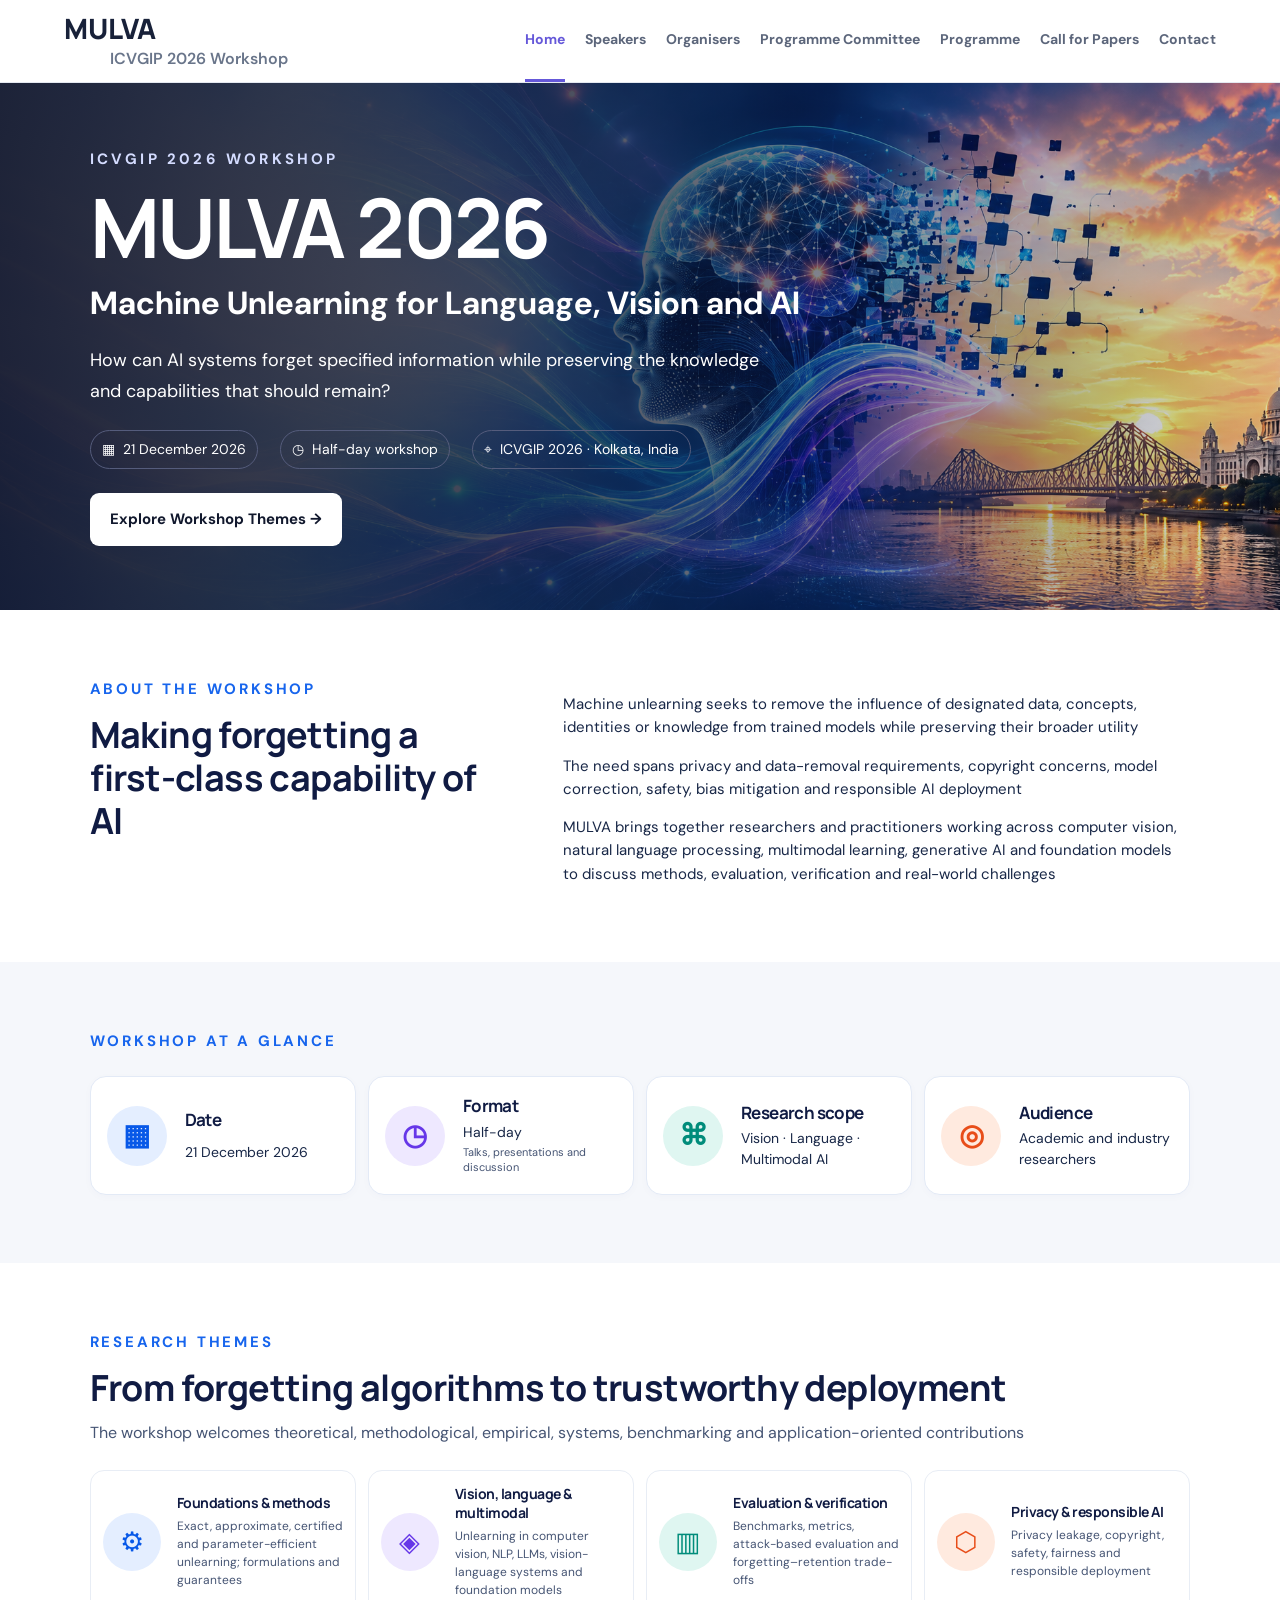
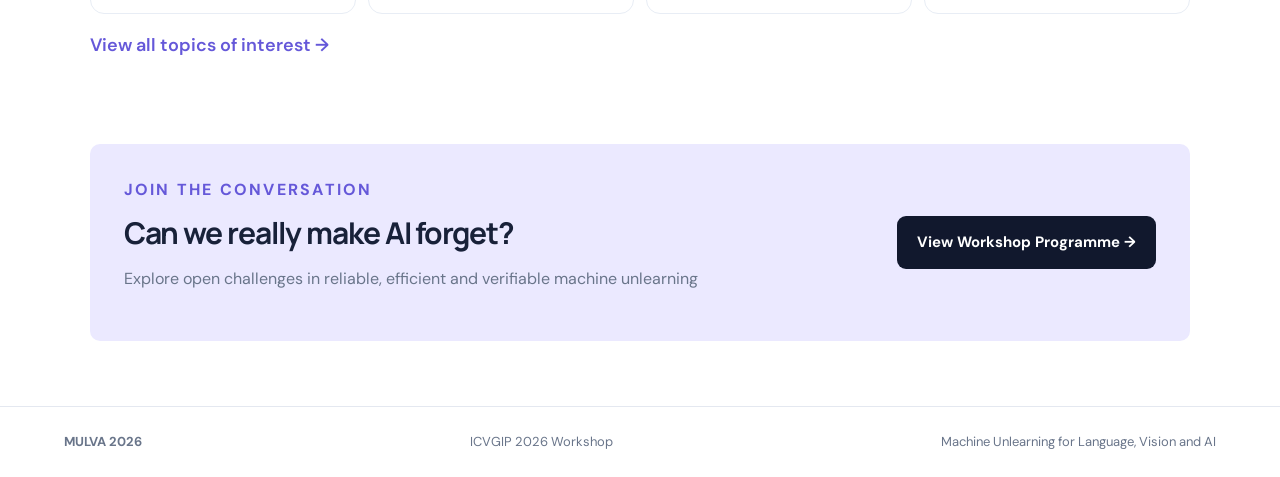
<file: index.html>
<!doctype html>
<html lang="en">
<head>
  <meta charset="utf-8">
  <meta name="viewport" content="width=device-width, initial-scale=1">
  <meta name="description" content="MULVA 2026: Machine Unlearning for Language, Vision and AI — ICVGIP 2026 workshop">
  <title>Home | MULVA 2026</title>
  <link rel="stylesheet" href="assets/style.css">

  <style>
    /* Consistent workshop branding */
    .header .brand {
      display: flex;
      flex-direction: column;
      align-items: flex-start;
      justify-content: center;
      font-size: 28px;
      font-weight: 800;
      line-height: 1.15;
      text-decoration: none;
    }

    .header .brand small {
      display: block;
      margin-top: 5px;
      font-size: 16px;
      font-weight: 600;
      line-height: 1.3;
    }

    @media (max-width: 640px) {
      .header .brand {
        font-size: 24px;
      }

      .header .brand small {
        font-size: 14px;
      }
    }

    /* Homepage readability improvements */
    body {
      font-size: 17px;
    }

    .nav a {
      font-size: 14px;
    }

    .button {
      font-size: 15px;
      padding: 14px 20px;
    }

    .eyebrow {
      font-size: 12px;
    }

    .copy p,
    .muted {
      font-size: 16px;
      line-height: 1.75;
    }

    .section h2 {
      font-size: clamp(30px, 3.5vw, 42px);
    }

    .card {
      padding: 25px;
    }

    .card h3 {
      font-size: 19px;
      line-height: 1.4;
    }

    .card p {
      font-size: 15px;
      line-height: 1.65;
    }

    .cta h2 {
      font-size: 32px;
    }

    .cta p {
      font-size: 16px;
    }

    .email {
      font-size: 14px;
    }

    .footer {
      font-size: 13px;
    }

    /* Full-width photographic hero banner */
    .hero-banner {
      position: relative;
      width: 100%;
      min-height: 520px;
      box-sizing: border-box;
      overflow: hidden;
      display: flex;
      align-items: center;
      padding: 64px clamp(24px, 7vw, 100px);
      background: #11172b;
      isolation: isolate;
      border-radius: 0;
    }

    .hero-banner-image {
      position: absolute;
      inset: 0;
      display: block;
      width: 100%;
      height: 100%;
      object-fit: cover;
      object-position: center;
      z-index: -2;
    }

    .hero-banner::after {
      content: "";
      position: absolute;
      inset: 0;
      background: linear-gradient(
        90deg,
        rgba(8, 13, 35, 0.90) 0%,
        rgba(8, 13, 35, 0.72) 45%,
        rgba(8, 13, 35, 0.12) 100%
      );
      z-index: -1;
      pointer-events: none;
    }

    .hero-banner-overlay {
      position: relative;
      width: 100%;
      max-width: 850px;
      color: #ffffff;
    }

    .hero-banner-overlay h1 {
      margin: 12px 0;
      color: #ffffff;
      font-size: clamp(48px, 7vw, 82px);
      line-height: 1.05;
    }

    .hero-banner-overlay .subtitle {
      font-size: clamp(22px, 3vw, 32px);
      line-height: 1.35;
      color: #ffffff;
    }

    .hero-banner-overlay p:not(.eyebrow):not(.subtitle) {
      max-width: 700px;
      font-size: 18px;
      line-height: 1.7;
      color: #ffffff;
    }

    .hero-banner-overlay .eyebrow {
      color: #d4dcff;
    }

    .hero-banner-overlay .meta {
      display: flex;
      flex-wrap: wrap;
      gap: 12px 22px;
      margin: 24px 0;
    }

    .hero-banner-overlay .meta span {
      color: #ffffff;
      font-size: 14px;
    }

    .hero-banner-overlay .button {
      display: inline-block;
    }

    /* Research-theme cards */
    .theme-card-icon {
      display: inline-grid;
      place-items: center;
      width: 48px;
      height: 48px;
      border-radius: 14px;
      background: #eeedff;
      color: var(--purple);
      font-size: 25px;
      margin-bottom: 8px;
    }

    /* Tablet layout */
    @media (max-width: 980px) {
      .nav a {
        font-size: 12px;
      }

      .card {
        padding: 20px;
      }
    }

    /* Mobile layout */
    @media (max-width: 740px) {
      body {
        font-size: 16px;
      }

      .hero-banner {
        min-height: 540px;
        padding: 44px 24px;
      }

      .hero-banner-image {
        object-position: 60% center;
      }

      .hero-banner-overlay h1 {
        font-size: clamp(44px, 12vw, 60px);
      }

      .hero-banner-overlay .subtitle {
        font-size: 22px;
      }

      .hero-banner-overlay p:not(.eyebrow):not(.subtitle) {
        font-size: 16px;
      }

      .hero-banner-overlay .meta {
        gap: 10px 16px;
      }

      .copy p,
      .muted {
        font-size: 16px;
      }

      .card h3 {
        font-size: 19px;
      }

      .card p {
        font-size: 16px;
      }

      .cta h2 {
        font-size: 28px;
      }

      .footer {
        font-size: 12px;
      }
    }

    /* ==========================================
       Reference design: typography and card layout
       ========================================== */

    /* Section headings */
    .section h2 {
      font-size: clamp(29px, 3vw, 36px);
      line-height: 1.2;
      letter-spacing: -0.6px;
      color: #101b43;
      margin-top: 8px;
      margin-bottom: 12px;
    }

    .section > .eyebrow,
    .section > div > .eyebrow {
      font-size: 12px;
      font-weight: 700;
      letter-spacing: 3px;
      line-height: 1.5;
      color: #1765ed;
    }

    .section > .muted {
      font-size: 16px;
      line-height: 1.55;
      color: #465574;
      margin-top: 6px;
      margin-bottom: 16px;
    }

    /* Shared card grid */
    .section .grid {
      display: grid;
      grid-template-columns: repeat(4, minmax(0, 1fr));
      gap: 12px;
      align-items: stretch;
    }

    /* Workshop at a Glance cards */
    .section.wash .card {
      display: grid;
      grid-template-columns: 64px minmax(0, 1fr);
      grid-template-rows: auto auto;
      column-gap: 14px;
      align-content: center;
      align-items: center;
      min-width: 0;
      min-height: 100px;
      padding: 18px 16px;
      background: #ffffff;
      border: 1px solid #e3eaf6;
      border-radius: 16px;
      box-shadow: 0 2px 8px rgba(28, 58, 110, 0.025);
    }

    .section.wash .card .num {
      grid-column: 1;
      grid-row: 1 / 3;
      display: grid;
      place-items: center;
      width: 60px;
      height: 60px;
      margin: 0;
      border-radius: 50%;
      background: #e4eeff;
      color: #0758e8;
      font-size: 29px;
      line-height: 1;
    }

    .section.wash .card:nth-child(2) .num {
      background: #eee8ff;
      color: #6637e8;
    }

    .section.wash .card:nth-child(3) .num {
      background: #dff6f1;
      color: #008c7b;
    }

    .section.wash .card:nth-child(4) .num {
      background: #ffeadf;
      color: #e84d19;
    }

    .section.wash .card h3 {
      grid-column: 2;
      grid-row: 1;
      margin: 0 0 4px;
      font-size: 17px;
      line-height: 1.3;
      color: #101b43;
    }

    .section.wash .card p {
      grid-column: 2;
      grid-row: 2;
      margin: 0;
      font-size: 14px;
      line-height: 1.5;
      color: #182747;
    }

    .section.wash .card p small {
      display: block;
      margin-top: 2px;
      font-size: 11px;
      line-height: 1.45;
      color: #465574;
    }

    /* Research theme cards */
    .section:not(.intro):not(.wash) .grid .card {
      display: grid;
      grid-template-columns: 62px minmax(0, 1fr);
      grid-template-rows: auto auto;
      column-gap: 12px;
      align-content: center;
      align-items: center;
      min-width: 0;
      min-height: 106px;
      padding: 14px 12px;
      background: #ffffff;
      border: 1px solid #e8edf5;
      border-radius: 14px;
      box-shadow: none;
    }

    .section:not(.intro):not(.wash) .theme-card-icon {
      grid-column: 1;
      grid-row: 1 / 3;
      display: grid;
      place-items: center;
      width: 58px;
      height: 58px;
      margin: 0;
      border-radius: 50%;
      font-size: 27px;
      line-height: 1;
      background: #e4eeff;
      color: #0758e8;
    }

    .section:not(.intro):not(.wash) .grid .card:nth-child(2) .theme-card-icon {
      background: #eee8ff;
      color: #6637e8;
    }

    .section:not(.intro):not(.wash) .grid .card:nth-child(3) .theme-card-icon {
      background: #dff6f1;
      color: #008c7b;
    }

    .section:not(.intro):not(.wash) .grid .card:nth-child(4) .theme-card-icon {
      background: #ffeadf;
      color: #e84d19;
    }

    .section:not(.intro):not(.wash) .grid .card h3 {
      grid-column: 2;
      grid-row: 1;
      align-self: end;
      margin: 0 0 4px;
      font-size: 14px;
      line-height: 1.35;
      color: #101b43;
    }

    .section:not(.intro):not(.wash) .grid .card p {
      grid-column: 2;
      grid-row: 2;
      align-self: start;
      margin: 0;
      font-size: 12px;
      line-height: 1.5;
      color: #465574;
    }

    /* About section typography */
    .section.intro .copy p {
      font-size: 15px;
      line-height: 1.55;
      color: #182747;
      margin-bottom: 8px;
    }

    /* Bottom call-to-action */
    .cta {
      border-radius: 10px;
    }

    .cta h2 {
      font-size: clamp(25px, 3vw, 30px);
      line-height: 1.25;
    }

    .cta p {
      line-height: 1.5;
    }

    /* Tablet */
    @media (max-width: 980px) {
      .section .grid {
        grid-template-columns: repeat(2, minmax(0, 1fr));
      }

      .section.wash .card,
      .section:not(.intro):not(.wash) .grid .card {
        min-height: 100px;
      }
    }

    /* Mobile */
    @media (max-width: 560px) {
      .section .grid {
        grid-template-columns: 1fr;
        gap: 12px;
      }

      .section.wash .card {
        grid-template-columns: 60px minmax(0, 1fr);
        padding: 16px;
      }

      .section:not(.intro):not(.wash) .grid .card {
        grid-template-columns: 60px minmax(0, 1fr);
        padding: 15px;
      }

      .section.wash .card .num,
      .section:not(.intro):not(.wash) .theme-card-icon {
        width: 54px;
        height: 54px;
      }

      .section.wash .card h3 {
        font-size: 17px;
      }

      .section.wash .card p {
        font-size: 14px;
      }

      .section:not(.intro):not(.wash) .grid .card h3 {
        font-size: 15px;
      }

      .section:not(.intro):not(.wash) .grid .card p {
        font-size: 13px;
      }
    }

    /* Slightly larger section labels and topic link */
    .hero-banner-overlay > .eyebrow {
      font-size: 15px;
      letter-spacing: 3.2px;
      font-weight: 700;
    }

    .section > .eyebrow,
    .section > div > .eyebrow {
      font-size: 15px;
      letter-spacing: 2.8px;
      font-weight: 700;
    }

    .section.intro .eyebrow,
    .section.wash > .eyebrow,
    .section:not(.intro):not(.wash) > .eyebrow {
      font-size: 15px;
    }

    .section > p > a.email {
      display: inline-block;
      font-size: 18px;
      font-weight: 600;
      line-height: 1.5;
    }

    @media (max-width: 740px) {
      .hero-banner-overlay > .eyebrow,
      .section > .eyebrow,
      .section > div > .eyebrow {
        font-size: 13px;
        letter-spacing: 2.2px;
      }

      .section > p > a.email {
        font-size: 17px;
      }
    }
  </style>
</head>

<body>
  <header class="header">
    <a class="brand" href="index.html">
      <span>MULVA</span>
      <small>ICVGIP 2026 Workshop</small>
    </a>

    <button
      class="toggle"
      aria-label="Toggle navigation"
      aria-expanded="false"
    >☰</button>

    <nav class="nav">
      <a class="active" href="index.html">Home</a>
      <a href="speakers.html">Speakers</a>
      <a href="organisers.html">Organisers</a>
      <a href="program-committee.html">Programme Committee</a>
      <a href="program.html">Programme</a>
      <a href="call-for-presentations.html">Call for Papers</a>
      <a href="contact.html">Contact</a>
    </nav>
  </header>

  <main>
    <!-- Full-width hero banner -->
    <section class="hero-banner">
      <img
        src="assets/mulva-hero.png"
        alt="AI neural network and machine unlearning visual against a Kolkata riverside sunset"
        class="hero-banner-image"
      >

      <div class="hero-banner-overlay">
        <p class="eyebrow">ICVGIP 2026 Workshop</p>
        <h1>MULVA 2026</h1>
        <p class="subtitle">Machine Unlearning for Language, Vision and AI</p>
        <p>How can AI systems forget specified information while preserving the knowledge and capabilities that should remain?</p>

        <div class="meta">
          <span>▦ &nbsp;21 December 2026</span>
          <span>◷ &nbsp;Half-day workshop</span>
          <span>⌖ &nbsp;ICVGIP 2026 · Kolkata, India</span>
        </div>

        <a class="button" href="call-for-presentations.html">Explore Workshop Themes →</a>
      </div>
    </section>

    <section class="section intro">
      <div>
        <p class="eyebrow">About the workshop</p>
        <h2>Making forgetting a first-class capability of AI</h2>
      </div>

      <div class="copy">
        <p>Machine unlearning seeks to remove the influence of designated data, concepts, identities or knowledge from trained models while preserving their broader utility</p>
        <p>The need spans privacy and data-removal requirements, copyright concerns, model correction, safety, bias mitigation and responsible AI deployment</p>
        <p>MULVA brings together researchers and practitioners working across computer vision, natural language processing, multimodal learning, generative AI and foundation models to discuss methods, evaluation, verification and real-world challenges</p>
      </div>
    </section>

    <section class="section wash">
      <p class="eyebrow">Workshop at a glance</p>

      <div class="grid">
        <article class="card">
          <span class="num">▦</span>
          <h3>Date</h3>
          <p>21 December 2026</p>
        </article>

        <article class="card">
          <span class="num">◷</span>
          <h3>Format</h3>
          <p>Half-day<br><small>Talks, presentations and discussion</small></p>
        </article>

        <article class="card">
          <span class="num">⌘</span>
          <h3>Research scope</h3>
          <p>Vision · Language · Multimodal AI</p>
        </article>

        <article class="card">
          <span class="num">◎</span>
          <h3>Audience</h3>
          <p>Academic and industry researchers</p>
        </article>
      </div>
    </section>

    <section class="section">
      <p class="eyebrow">Research themes</p>
      <h2>From forgetting algorithms to trustworthy deployment</h2>
      <p class="muted">The workshop welcomes theoretical, methodological, empirical, systems, benchmarking and application-oriented contributions</p>

      <div class="grid">
        <article class="card">
          <span class="theme-card-icon" aria-hidden="true">⚙</span>
          <h3>Foundations &amp; methods</h3>
          <p>Exact, approximate, certified and parameter-efficient unlearning; formulations and guarantees</p>
        </article>

        <article class="card">
          <span class="theme-card-icon" aria-hidden="true">◈</span>
          <h3>Vision, language &amp; multimodal</h3>
          <p>Unlearning in computer vision, NLP, LLMs, vision-language systems and foundation models</p>
        </article>

        <article class="card">
          <span class="theme-card-icon" aria-hidden="true">▥</span>
          <h3>Evaluation &amp; verification</h3>
          <p>Benchmarks, metrics, attack-based evaluation and forgetting–retention trade-offs</p>
        </article>

        <article class="card">
          <span class="theme-card-icon" aria-hidden="true">⬡</span>
          <h3>Privacy &amp; responsible AI</h3>
          <p>Privacy leakage, copyright, safety, fairness and responsible deployment</p>
        </article>
      </div>

      <p><a class="email" href="call-for-presentations.html">View all topics of interest →</a></p>
    </section>

    <section class="cta">
      <div>
        <p class="eyebrow">Join the conversation</p>
        <h2>Can we really make AI forget?</h2>
        <p class="muted">Explore open challenges in reliable, efficient and verifiable machine unlearning</p>
      </div>

      <a class="button darkbutton" href="program.html">View Workshop Programme →</a>
    </section>
  </main>

  <footer class="footer">
    <strong>MULVA 2026</strong>
    <span>ICVGIP 2026 Workshop</span>
    <span>Machine Unlearning for Language, Vision and AI</span>
  </footer>

  <script src="assets/site.js"></script>
</body>
</html>
</file>
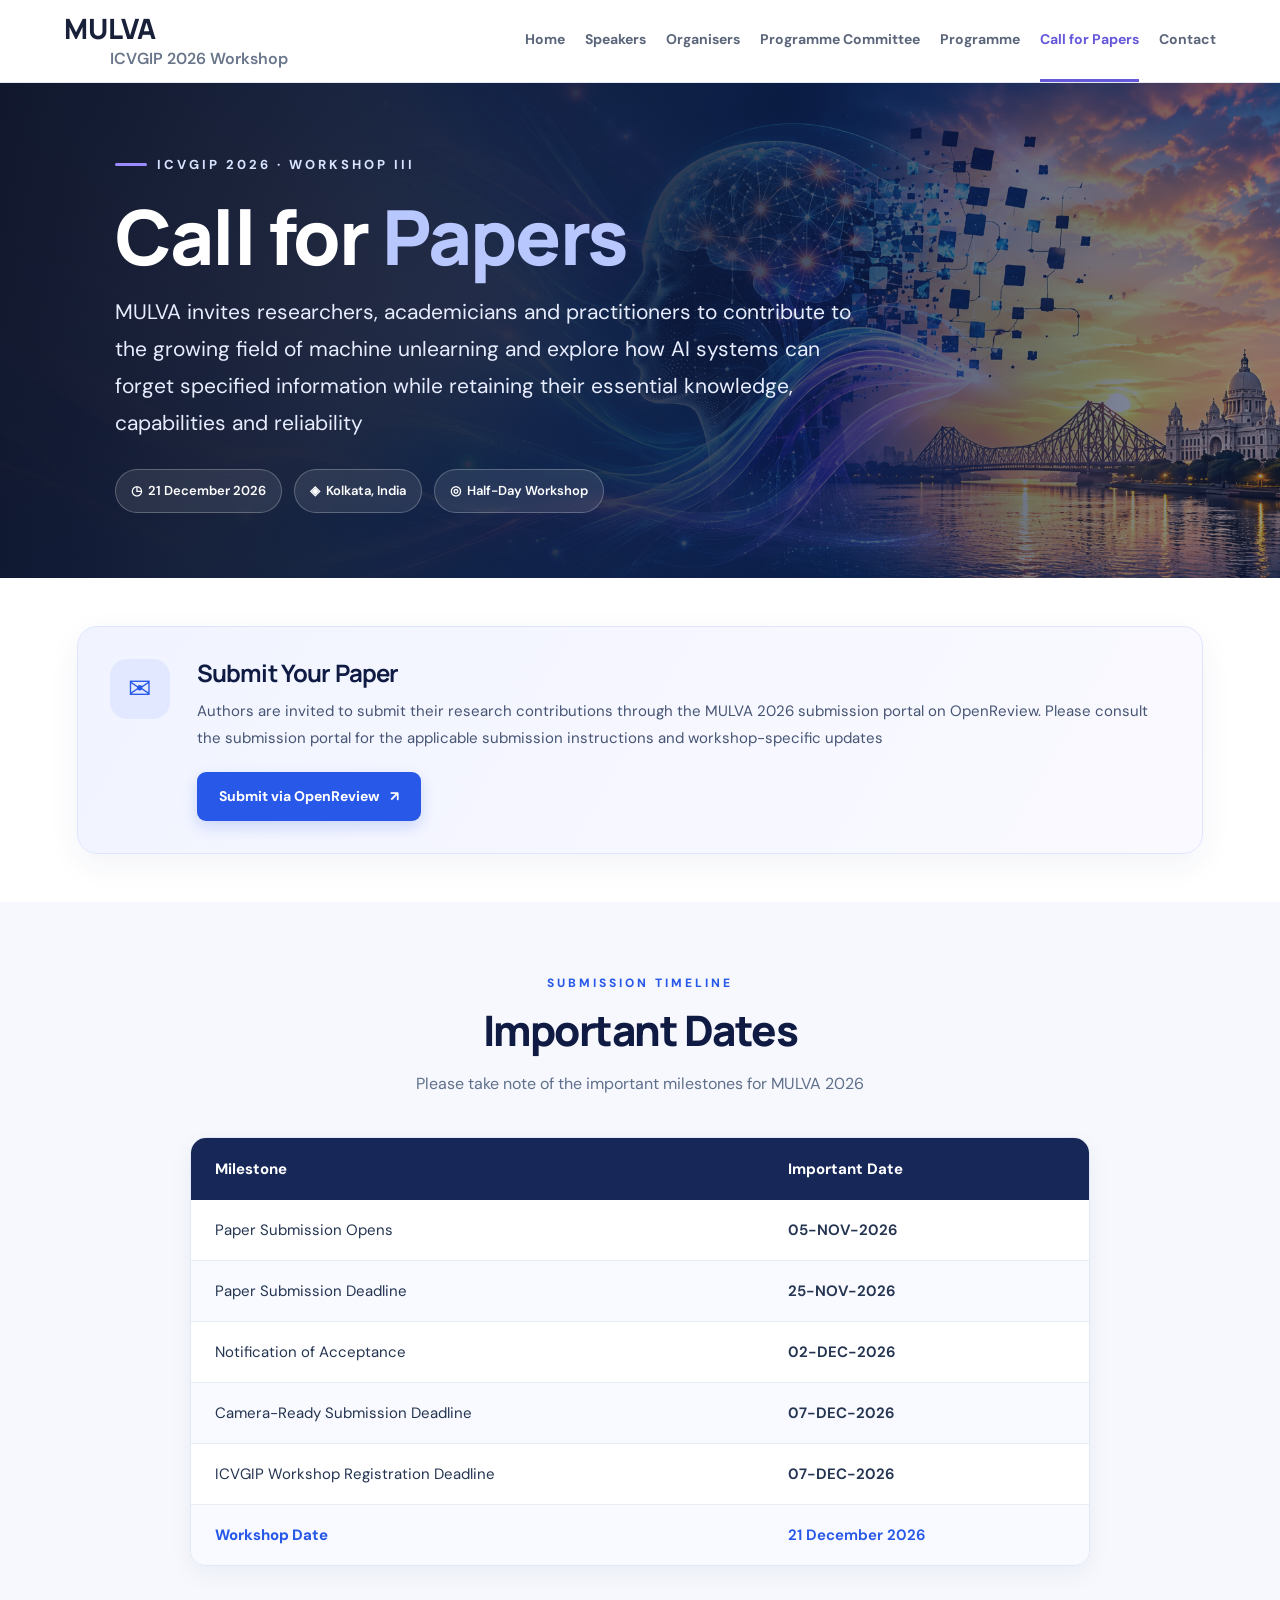
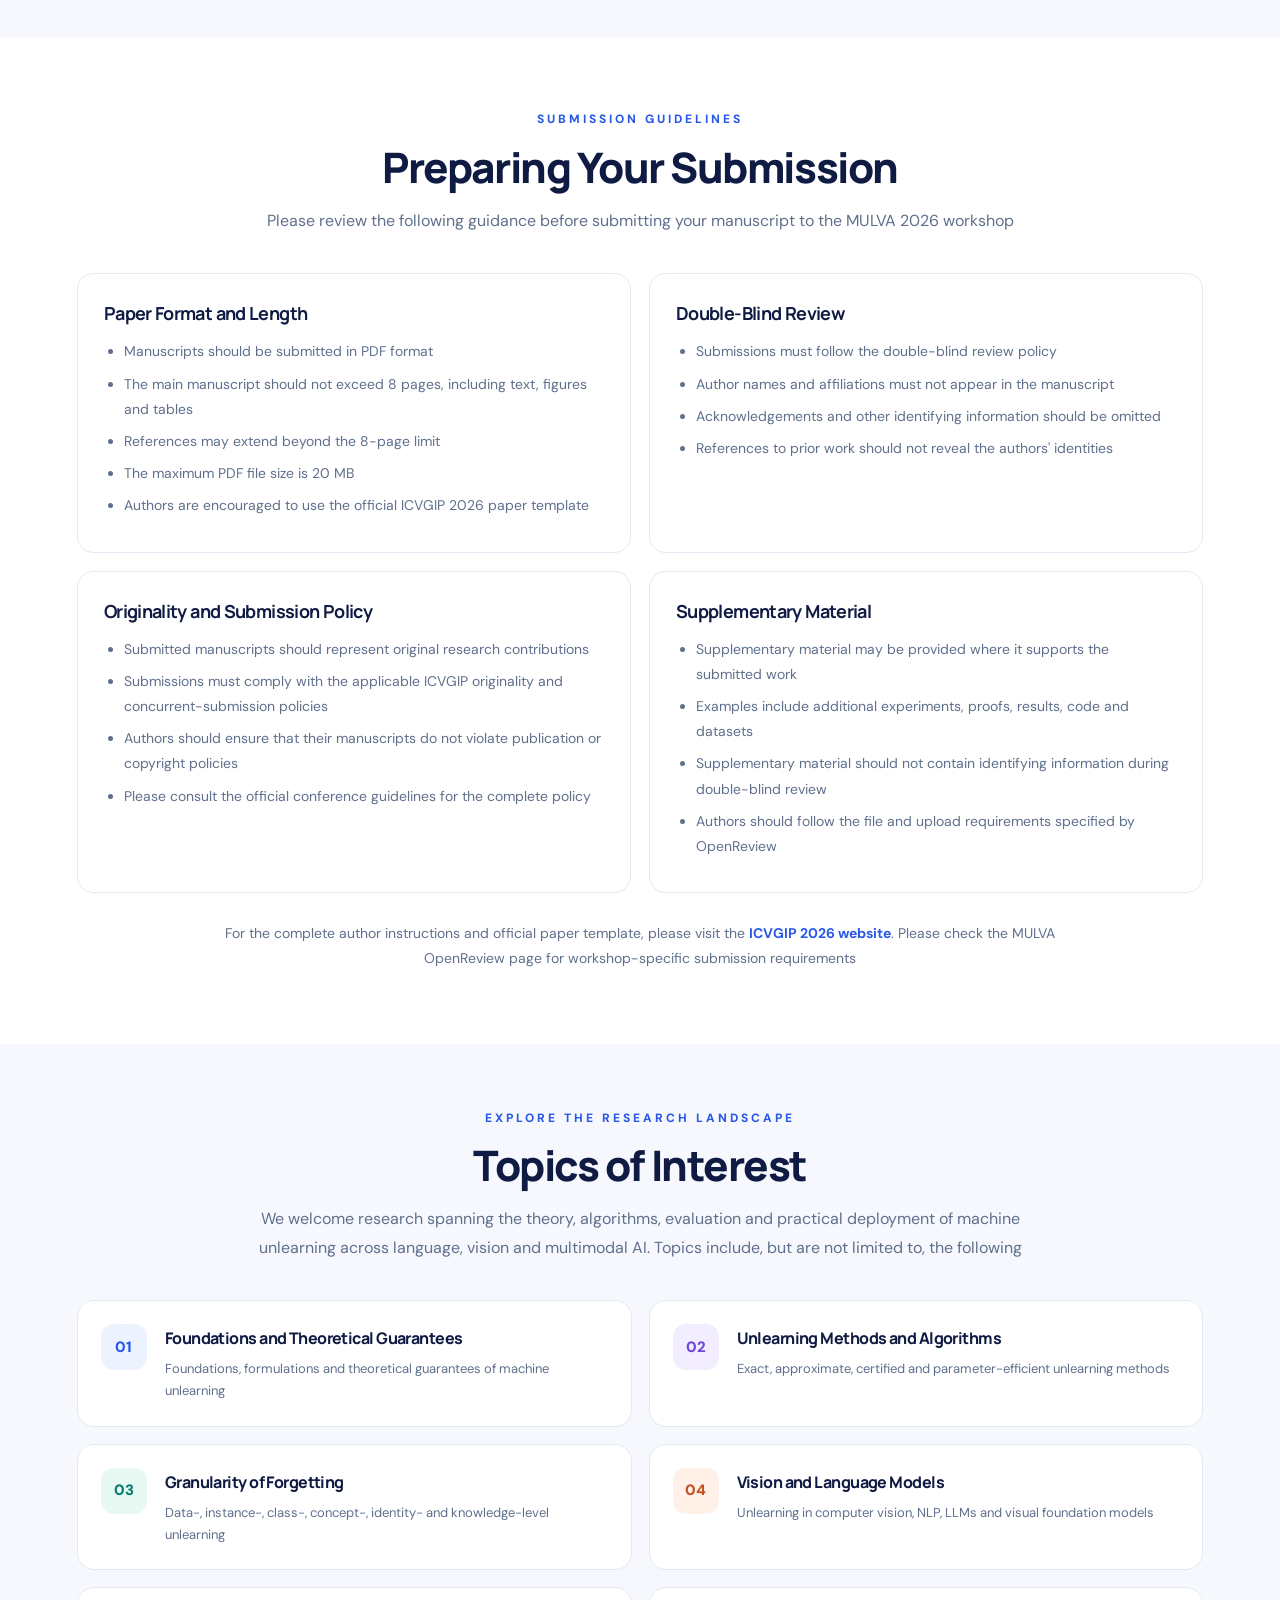
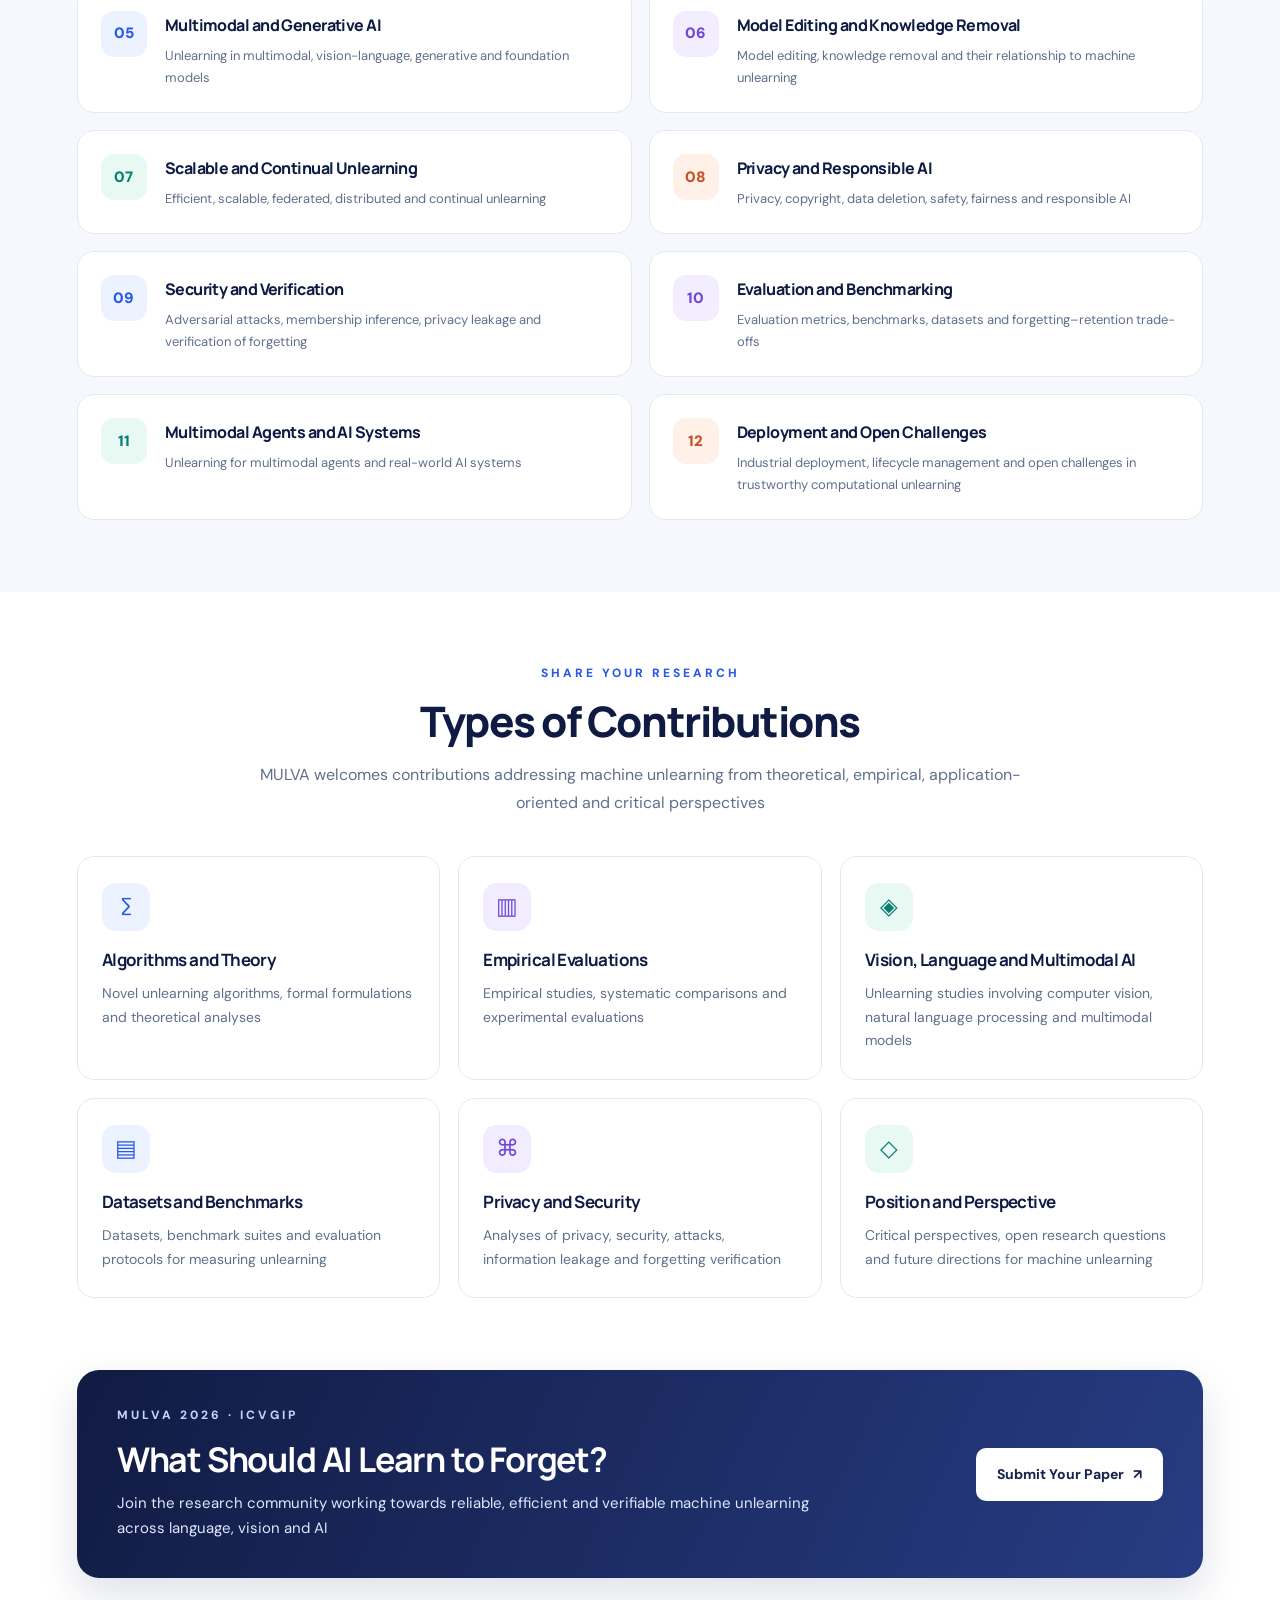
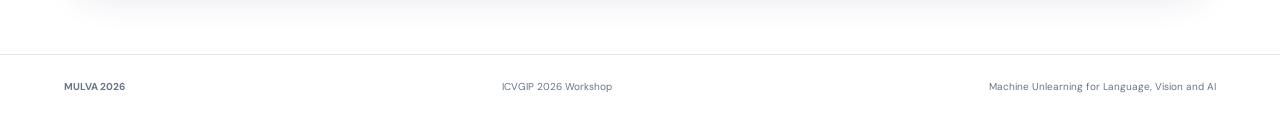
<file: call-for-presentations.html>
<!doctype html>
<html lang="en">
<head>
  <meta charset="utf-8">
  <meta name="viewport" content="width=device-width, initial-scale=1">
  <meta name="description" content="Call for Papers — MULVA 2026, Machine Unlearning for Language, Vision and AI, ICVGIP 2026">
  <title>Call for Papers | MULVA 2026</title>
  <link rel="stylesheet" href="assets/style.css">

  <style>
    :root {
      --cfp-navy: #101b43;
      --cfp-blue: #2858e8;
      --cfp-purple: #7047e8;
      --cfp-text: #243451;
      --cfp-muted: #60708c;
      --cfp-border: #e3e9f4;
      --cfp-surface: #f6f8fd;
    }

    /* Header branding */
    .header .brand {
      display: flex;
      flex-direction: column;
      align-items: flex-start;
      justify-content: center;
      font-size: 28px;
      font-weight: 800;
      line-height: 1.15;
      text-decoration: none;
    }

    .header .brand small {
      display: block;
      margin-top: 5px;
      font-size: 16px;
      font-weight: 600;
      line-height: 1.3;
    }

    /* Hero banner */
    .cfp-hero {
      position: relative;
      isolation: isolate;
      display: flex;
      align-items: center;
      min-height: 420px;
      padding: 65px clamp(24px, 7vw, 105px);
      overflow: hidden;
      color: #fff;
      background: #10172d url("assets/mulva-hero.png")
        center 48% / cover no-repeat;
    }

    .cfp-hero::before {
      content: "";
      position: absolute;
      inset: 0;
      z-index: -1;
      background: linear-gradient(
        100deg,
        rgba(8, 15, 37, .96) 0%,
        rgba(13, 23, 54, .87) 48%,
        rgba(19, 31, 67, .43) 100%
      );
    }

    .cfp-hero-inner {
      width: 100%;
      max-width: 1050px;
      margin: 0 auto;
    }

    .cfp-kicker {
      display: inline-flex;
      align-items: center;
      gap: 10px;
      margin: 0 0 22px;
      color: #d8e3ff;
      font-size: 13px;
      font-weight: 750;
      letter-spacing: 3px;
      text-transform: uppercase;
    }

    .cfp-kicker::before {
      content: "";
      width: 32px;
      height: 3px;
      border-radius: 3px;
      background: #9c8bff;
    }

    .cfp-hero h1 {
      max-width: 850px;
      margin: 0 0 18px;
      color: #fff;
      font-size: clamp(44px, 6.5vw, 76px);
      font-weight: 800;
      line-height: 1.04;
      letter-spacing: -1.8px;
    }

    .cfp-hero h1 span {
      color: #b9c7ff;
    }

    .cfp-hero-description {
      max-width: 760px;
      margin: 0;
      color: #e7edff;
      font-size: clamp(17px, 2vw, 21px);
      line-height: 1.75;
    }

    .cfp-hero-meta {
      display: flex;
      flex-wrap: wrap;
      gap: 12px;
      margin-top: 28px;
    }

    .cfp-meta-pill {
      display: inline-flex;
      align-items: center;
      padding: 10px 15px;
      border: 1px solid rgba(255,255,255,.24);
      border-radius: 30px;
      background: rgba(255,255,255,.09);
      color: #fff;
      font-size: 13px;
      font-weight: 600;
      backdrop-filter: blur(8px);
    }

    /* Shared sections */
    .cfp-section {
      padding: 72px clamp(22px, 6vw, 84px);
    }

    .cfp-container {
      width: 100%;
      max-width: 1180px;
      margin: 0 auto;
    }

    .cfp-section-heading {
      max-width: 790px;
      margin: 0 auto 38px;
      text-align: center;
    }

    .cfp-eyebrow {
      margin: 0 0 12px;
      color: var(--cfp-blue);
      font-size: 12px;
      font-weight: 800;
      letter-spacing: 3px;
      text-transform: uppercase;
    }

    .cfp-section-heading h2 {
      margin: 0 0 14px;
      color: var(--cfp-navy);
      font-size: clamp(29px, 3.5vw, 42px);
      font-weight: 800;
      line-height: 1.2;
    }

    .cfp-section-heading > p:last-child {
      margin: 0;
      color: var(--cfp-muted);
      font-size: 16px;
      line-height: 1.8;
    }

    /* Submission portal */
    .cfp-submission {
      padding-top: 48px;
      padding-bottom: 48px;
      background: #fff;
    }

    .cfp-submission-panel {
      display: grid;
      grid-template-columns: 65px minmax(0, 1fr);
      gap: 22px;
      align-items: start;
      padding: 32px;
      border: 1px solid #dfe5ff;
      border-radius: 20px;
      background: linear-gradient(120deg, #f1f4ff, #faf9ff);
      box-shadow: 0 10px 32px rgba(35, 59, 125, .06);
    }

    .cfp-submission-icon {
      display: grid;
      place-items: center;
      width: 60px;
      height: 60px;
      border-radius: 17px;
      background: #e1e8ff;
      color: var(--cfp-blue);
      font-size: 28px;
    }

    .cfp-submission-panel h2 {
      margin: 0 0 10px;
      color: var(--cfp-navy);
      font-size: 24px;
    }

    .cfp-submission-panel p {
      margin: 0;
      color: #465574;
      font-size: 15px;
      line-height: 1.8;
    }

    .cfp-submit-button {
      display: inline-flex;
      align-items: center;
      justify-content: center;
      gap: 10px;
      margin-top: 20px;
      padding: 13px 22px;
      border-radius: 9px;
      background: var(--cfp-blue);
      color: #fff;
      font-size: 14px;
      font-weight: 750;
      text-decoration: none;
      box-shadow: 0 6px 15px rgba(40, 88, 232, .2);
      transition: transform .2s ease, background .2s ease;
    }

    .cfp-submit-button:hover {
      transform: translateY(-2px);
      background: #1945c7;
    }

    /* Important dates */
    .cfp-dates-section {
      background: var(--cfp-surface);
    }

    .cfp-dates-table-wrap {
      max-width: 900px;
      margin: 0 auto;
      overflow-x: auto;
      border: 1px solid var(--cfp-border);
      border-radius: 16px;
      background: #fff;
      box-shadow: 0 8px 25px rgba(27, 47, 92, .05);
    }

    .cfp-dates-table {
      width: 100%;
      border-collapse: collapse;
      text-align: left;
    }

    .cfp-dates-table th {
      padding: 19px 24px;
      background: #172858;
      color: #fff;
      font-size: 15px;
      font-weight: 750;
    }

    .cfp-dates-table td {
      padding: 18px 24px;
      border-bottom: 1px solid #e8edf6;
      color: var(--cfp-text);
      font-size: 15px;
      line-height: 1.6;
    }

    .cfp-dates-table tbody tr:nth-child(even) {
      background: #f8faff;
    }

    .cfp-dates-table tbody tr:last-child td {
      border-bottom: none;
    }

    .cfp-dates-table td:last-child {
      font-weight: 650;
    }

    .cfp-workshop-date td {
      color: var(--cfp-blue);
      font-weight: 800;
    }

    .cfp-dates-note {
      max-width: 900px;
      margin: 20px auto 0;
      color: var(--cfp-muted);
      font-size: 13px;
      line-height: 1.7;
      text-align: center;
    }

    /* Submission guidelines */
    .cfp-info-section {
      background: #fff;
    }

    .cfp-info-grid {
      display: grid;
      grid-template-columns: repeat(2, minmax(0, 1fr));
      gap: 18px;
    }

    .cfp-info-card {
      padding: 26px;
      border: 1px solid var(--cfp-border);
      border-radius: 16px;
      background: #fff;
    }

    .cfp-info-card h3 {
      margin: 0 0 13px;
      color: var(--cfp-navy);
      font-size: 18px;
      line-height: 1.45;
    }

    .cfp-info-card p,
    .cfp-info-card li {
      color: var(--cfp-muted);
      font-size: 14px;
      line-height: 1.8;
    }

    .cfp-info-card p {
      margin: 0;
    }

    .cfp-info-card ul {
      margin: 0;
      padding-left: 20px;
    }

    .cfp-info-card li {
      margin-bottom: 7px;
    }

    .cfp-info-card a {
      color: var(--cfp-blue);
      font-weight: 650;
      text-decoration: none;
    }

    .cfp-info-card a:hover {
      text-decoration: underline;
    }

    .cfp-guidelines-note {
      max-width: 900px;
      margin: 28px auto 0;
      color: var(--cfp-muted);
      font-size: 14px;
      line-height: 1.8;
      text-align: center;
    }

    .cfp-guidelines-note a {
      color: var(--cfp-blue);
      font-weight: 700;
      text-decoration: none;
    }

    /* Topics */
    .cfp-topics-section {
      padding-top: 65px;
      background: var(--cfp-surface);
    }

    .cfp-topics-grid {
      display: grid;
      grid-template-columns: repeat(2, minmax(0, 1fr));
      gap: 17px;
    }

    .cfp-topic-card {
      display: grid;
      grid-template-columns: 48px minmax(0, 1fr);
      gap: 16px;
      align-items: start;
      min-width: 0;
      padding: 23px;
      border: 1px solid var(--cfp-border);
      border-radius: 17px;
      background: #fff;
      transition: transform .22s ease, box-shadow .22s ease;
    }

    .cfp-topic-card:hover {
      transform: translateY(-4px);
      box-shadow: 0 12px 28px rgba(36, 66, 140, .09);
    }

    .cfp-topic-number {
      display: grid;
      place-items: center;
      width: 46px;
      height: 46px;
      border-radius: 13px;
      background: #edf2ff;
      color: #2858e8;
      font-size: 15px;
      font-weight: 850;
    }

    .cfp-topic-card:nth-child(4n + 2) .cfp-topic-number {
      background: #f2edff;
      color: #7047d8;
    }

    .cfp-topic-card:nth-child(4n + 3) .cfp-topic-number {
      background: #e8f8f3;
      color: #087e70;
    }

    .cfp-topic-card:nth-child(4n + 4) .cfp-topic-number {
      background: #fff0e8;
      color: #c45125;
    }

    .cfp-topic-card h3 {
      margin: 2px 0 8px;
      color: var(--cfp-navy);
      font-size: 16px;
      font-weight: 750;
      line-height: 1.5;
    }

    .cfp-topic-card p {
      margin: 0;
      color: var(--cfp-muted);
      font-size: 13px;
      line-height: 1.7;
    }

    /* Contribution types */
    .cfp-contributions-section {
      background: #fff;
    }

    .cfp-contributions-grid {
      display: grid;
      grid-template-columns: repeat(3, minmax(0, 1fr));
      gap: 18px;
    }

    .cfp-contribution-card {
      padding: 26px 24px;
      border: 1px solid var(--cfp-border);
      border-radius: 17px;
      background: #fff;
      transition: transform .22s ease, box-shadow .22s ease;
    }

    .cfp-contribution-card:hover {
      transform: translateY(-3px);
      box-shadow: 0 12px 28px rgba(36, 66, 140, .08);
    }

    .cfp-contribution-icon {
      display: grid;
      place-items: center;
      width: 48px;
      height: 48px;
      margin-bottom: 17px;
      border-radius: 14px;
      background: #edf2ff;
      color: var(--cfp-blue);
      font-size: 23px;
    }

    .cfp-contribution-card:nth-child(3n + 2)
    .cfp-contribution-icon {
      background: #f1ecff;
      color: #7047d8;
    }

    .cfp-contribution-card:nth-child(3n + 3)
    .cfp-contribution-icon {
      background: #e8f8f3;
      color: #087e70;
    }

    .cfp-contribution-card h3 {
      margin: 0 0 9px;
      color: var(--cfp-navy);
      font-size: 17px;
      line-height: 1.45;
    }

    .cfp-contribution-card p {
      margin: 0;
      color: var(--cfp-muted);
      font-size: 14px;
      line-height: 1.7;
    }

    /* Bottom CTA */
    .cfp-bottom {
      padding: 0 clamp(22px, 6vw, 84px) 76px;
      background: #fff;
    }

    .cfp-bottom-panel {
      display: flex;
      align-items: center;
      justify-content: space-between;
      gap: 28px;
      padding: 36px 40px;
      border-radius: 22px;
      background: linear-gradient(115deg, #111b43, #273c83);
      box-shadow: 0 16px 38px rgba(25, 41, 94, .14);
    }

    .cfp-bottom-copy {
      max-width: 700px;
    }

    .cfp-bottom-copy .cfp-eyebrow {
      color: #c5d1ff;
    }

    .cfp-bottom-copy h2 {
      margin: 0 0 10px;
      color: #fff;
      font-size: clamp(25px, 3vw, 34px);
      line-height: 1.25;
    }

    .cfp-bottom-copy p:last-child {
      margin: 0;
      color: #e0e7ff;
      font-size: 15px;
      line-height: 1.7;
    }

    .cfp-back-home {
      display: inline-flex;
      flex-shrink: 0;
      align-items: center;
      justify-content: center;
      gap: 9px;
      padding: 14px 20px;
      border: 1px solid rgba(255, 255, 255, .65);
      border-radius: 10px;
      background: #fff;
      color: #17244e;
      font-size: 14px;
      font-weight: 750;
      text-decoration: none;
      transition: background .2s ease, transform .2s ease;
    }

    .cfp-back-home:hover {
      transform: translateY(-2px);
      background: #edf1ff;
    }

    /* Responsive */
    @media (max-width: 980px) {
      .cfp-contributions-grid {
        grid-template-columns: repeat(2, minmax(0, 1fr));
      }
    }

    @media (max-width: 640px) {
      .header .brand {
        font-size: 24px;
      }

      .header .brand small {
        font-size: 14px;
      }

      .cfp-hero {
        min-height: 390px;
        padding: 48px 24px;
        background-position: 58% center;
      }

      .cfp-hero::before {
        background: linear-gradient(
          100deg,
          rgba(8, 15, 37, .94),
          rgba(13, 23, 54, .76)
        );
      }

      .cfp-kicker {
        font-size: 11px;
        letter-spacing: 2px;
      }

      .cfp-hero h1 {
        font-size: clamp(40px, 11vw, 56px);
        letter-spacing: -1px;
      }

      .cfp-hero-description {
        font-size: 16px;
        line-height: 1.7;
      }

      .cfp-meta-pill {
        padding: 8px 12px;
        font-size: 12px;
      }

      .cfp-section {
        padding: 52px 20px;
      }

      .cfp-submission {
        padding-top: 30px;
        padding-bottom: 30px;
      }

      .cfp-submission-panel {
        grid-template-columns: 1fr;
        gap: 16px;
        padding: 24px 21px;
      }

      .cfp-dates-table th,
      .cfp-dates-table td {
        padding: 14px 13px;
        font-size: 13px;
      }

      .cfp-info-grid,
      .cfp-topics-grid,
      .cfp-contributions-grid {
        grid-template-columns: 1fr;
      }

      .cfp-topic-card {
        grid-template-columns: 44px minmax(0, 1fr);
        gap: 13px;
        padding: 19px;
      }

      .cfp-topic-number {
        width: 43px;
        height: 43px;
      }

      .cfp-bottom {
        padding: 0 20px 54px;
      }

      .cfp-bottom-panel {
        align-items: flex-start;
        flex-direction: column;
        gap: 22px;
        padding: 28px 24px;
      }

      .cfp-back-home {
        width: 100%;
        box-sizing: border-box;
      }
    }

    @media (prefers-reduced-motion: reduce) {
      .cfp-topic-card,
      .cfp-contribution-card,
      .cfp-back-home,
      .cfp-submit-button {
        transition: none;
      }

      .cfp-topic-card:hover,
      .cfp-contribution-card:hover,
      .cfp-back-home:hover,
      .cfp-submit-button:hover {
        transform: none;
      }
    }
  </style>
</head>

<body>

  <header class="header">
    <a class="brand" href="index.html">
      <span>MULVA</span>
      <small>ICVGIP 2026 Workshop</small>
    </a>

    <button
      class="toggle"
      aria-label="Toggle navigation"
      aria-expanded="false"
    >☰</button>

    <nav class="nav">
      <a href="index.html">Home</a>
      <a href="speakers.html">Speakers</a>
      <a href="organisers.html">Organisers</a>
      <a href="program-committee.html">Programme Committee</a>
      <a href="program.html">Programme</a>
      <a class="active" href="call-for-presentations.html">Call for Papers</a>
      <a href="contact.html">Contact</a>
    </nav>
  </header>

  <main>

    <!-- Hero banner -->
    <section class="cfp-hero">
      <div class="cfp-hero-inner">

        <p class="cfp-kicker">ICVGIP 2026 · Workshop III</p>

        <h1>Call for <span>Papers</span></h1>

        <p class="cfp-hero-description">
          MULVA invites researchers, academicians and practitioners
          to contribute to the growing field of machine unlearning
          and explore how AI systems can forget specified information
          while retaining their essential knowledge, capabilities
          and reliability
        </p>

        <div class="cfp-hero-meta">
          <span class="cfp-meta-pill">◷ &nbsp;21 December 2026</span>
          <span class="cfp-meta-pill">◈ &nbsp;Kolkata, India</span>
          <span class="cfp-meta-pill">◎ &nbsp;Half-Day Workshop</span>
        </div>

      </div>
    </section>

    <!-- OpenReview submission -->
    <section class="cfp-section cfp-submission">
      <div class="cfp-container">

        <div class="cfp-submission-panel">

          <div class="cfp-submission-icon" aria-hidden="true">✉</div>

          <div>
            <h2>Submit Your Paper</h2>

            <p>
              Authors are invited to submit their research contributions
              through the MULVA 2026 submission portal on OpenReview.
              Please consult the submission portal for the applicable
              submission instructions and workshop-specific updates
            </p>

            <a
              class="cfp-submit-button"
              href="https://openreview.net/group?id=ICVGIP.in/2026/Workshop/MULVA"
              target="_blank"
              rel="noopener noreferrer"
            >
              Submit via OpenReview
              <span aria-hidden="true">↗</span>
            </a>
          </div>

        </div>
      </div>
    </section>

    <!-- Important dates -->
    <section class="cfp-section cfp-dates-section" id="important-dates">
      <div class="cfp-container">

        <div class="cfp-section-heading">
          <p class="cfp-eyebrow">Submission Timeline</p>
          <h2>Important Dates</h2>
          <p>
            Please take note of the important milestones
            for MULVA 2026
          </p>
        </div>

        <div class="cfp-dates-table-wrap">

          <table class="cfp-dates-table">

            <thead>
              <tr>
                <th>Milestone</th>
                <th>Important Date</th>
              </tr>
            </thead>

            <tbody>

              <tr>
                <td>Paper Submission Opens</td>
                <td>05-NOV-2026</td>
              </tr>

              <tr>
                <td>Paper Submission Deadline</td>
                <td>25-NOV-2026</td>
              </tr>

              <tr>
                <td>Notification of Acceptance</td>
                <td>02-DEC-2026</td>
              </tr>

              <tr>
                <td>Camera-Ready Submission Deadline</td>
                <td>07-DEC-2026</td>
              </tr>

              <tr>
                <td>ICVGIP Workshop Registration Deadline</td>
                <td>07-DEC-2026</td>
              </tr>

              <tr class="cfp-workshop-date">
                <td>Workshop Date</td>
                <td>21 December 2026</td>
              </tr>

            </tbody>

          </table>
        </div>

      </div>
    </section>

    <!-- Submission guidelines -->
    <section class="cfp-section cfp-info-section">
      <div class="cfp-container">

        <div class="cfp-section-heading">
          <p class="cfp-eyebrow">Submission Guidelines</p>
          <h2>Preparing Your Submission</h2>
          <p>
            Please review the following guidance before submitting
            your manuscript to the MULVA 2026 workshop
          </p>
        </div>

        <div class="cfp-info-grid">

          <article class="cfp-info-card">
            <h3>Paper Format and Length</h3>
            <ul>
              <li>Manuscripts should be submitted in PDF format</li>
              <li>The main manuscript should not exceed 8 pages, including text, figures and tables</li>
              <li>References may extend beyond the 8-page limit</li>
              <li>The maximum PDF file size is 20 MB</li>
              <li>Authors are encouraged to use the official ICVGIP 2026 paper template</li>
            </ul>
          </article>

          <article class="cfp-info-card">
            <h3>Double-Blind Review</h3>
            <ul>
              <li>Submissions must follow the double-blind review policy</li>
              <li>Author names and affiliations must not appear in the manuscript</li>
              <li>Acknowledgements and other identifying information should be omitted</li>
              <li>References to prior work should not reveal the authors' identities</li>
            </ul>
          </article>

          <article class="cfp-info-card">
            <h3>Originality and Submission Policy</h3>
            <ul>
              <li>Submitted manuscripts should represent original research contributions</li>
              <li>Submissions must comply with the applicable ICVGIP originality and concurrent-submission policies</li>
              <li>Authors should ensure that their manuscripts do not violate publication or copyright policies</li>
              <li>Please consult the official conference guidelines for the complete policy</li>
            </ul>
          </article>

          <article class="cfp-info-card">
            <h3>Supplementary Material</h3>
            <ul>
              <li>Supplementary material may be provided where it supports the submitted work</li>
              <li>Examples include additional experiments, proofs, results, code and datasets</li>
              <li>Supplementary material should not contain identifying information during double-blind review</li>
              <li>Authors should follow the file and upload requirements specified by OpenReview</li>
            </ul>
          </article>

        </div>

        <p class="cfp-guidelines-note">
          For the complete author instructions and official paper template,
          please visit the
          <a
            href="https://icvgip.in/2026/"
            target="_blank"
            rel="noopener noreferrer"
          >ICVGIP 2026 website</a>.
          Please check the MULVA OpenReview page for workshop-specific
          submission requirements
        </p>

      </div>
    </section>

    <!-- Topics of interest -->
    <section class="cfp-section cfp-topics-section">
      <div class="cfp-container">

        <div class="cfp-section-heading">
          <p class="cfp-eyebrow">Explore the Research Landscape</p>
          <h2>Topics of Interest</h2>
          <p>
            We welcome research spanning the theory, algorithms,
            evaluation and practical deployment of machine unlearning
            across language, vision and multimodal AI. Topics include,
            but are not limited to, the following
          </p>
        </div>

        <div class="cfp-topics-grid">

          <article class="cfp-topic-card">
            <span class="cfp-topic-number">01</span>
            <div>
              <h3>Foundations and Theoretical Guarantees</h3>
              <p>Foundations, formulations and theoretical guarantees of machine unlearning</p>
            </div>
          </article>

          <article class="cfp-topic-card">
            <span class="cfp-topic-number">02</span>
            <div>
              <h3>Unlearning Methods and Algorithms</h3>
              <p>Exact, approximate, certified and parameter-efficient unlearning methods</p>
            </div>
          </article>

          <article class="cfp-topic-card">
            <span class="cfp-topic-number">03</span>
            <div>
              <h3>Granularity of Forgetting</h3>
              <p>Data-, instance-, class-, concept-, identity- and knowledge-level unlearning</p>
            </div>
          </article>

          <article class="cfp-topic-card">
            <span class="cfp-topic-number">04</span>
            <div>
              <h3>Vision and Language Models</h3>
              <p>Unlearning in computer vision, NLP, LLMs and visual foundation models</p>
            </div>
          </article>

          <article class="cfp-topic-card">
            <span class="cfp-topic-number">05</span>
            <div>
              <h3>Multimodal and Generative AI</h3>
              <p>Unlearning in multimodal, vision-language, generative and foundation models</p>
            </div>
          </article>

          <article class="cfp-topic-card">
            <span class="cfp-topic-number">06</span>
            <div>
              <h3>Model Editing and Knowledge Removal</h3>
              <p>Model editing, knowledge removal and their relationship to machine unlearning</p>
            </div>
          </article>

          <article class="cfp-topic-card">
            <span class="cfp-topic-number">07</span>
            <div>
              <h3>Scalable and Continual Unlearning</h3>
              <p>Efficient, scalable, federated, distributed and continual unlearning</p>
            </div>
          </article>

          <article class="cfp-topic-card">
            <span class="cfp-topic-number">08</span>
            <div>
              <h3>Privacy and Responsible AI</h3>
              <p>Privacy, copyright, data deletion, safety, fairness and responsible AI</p>
            </div>
          </article>

          <article class="cfp-topic-card">
            <span class="cfp-topic-number">09</span>
            <div>
              <h3>Security and Verification</h3>
              <p>Adversarial attacks, membership inference, privacy leakage and verification of forgetting</p>
            </div>
          </article>

          <article class="cfp-topic-card">
            <span class="cfp-topic-number">10</span>
            <div>
              <h3>Evaluation and Benchmarking</h3>
              <p>Evaluation metrics, benchmarks, datasets and forgetting–retention trade-offs</p>
            </div>
          </article>

          <article class="cfp-topic-card">
            <span class="cfp-topic-number">11</span>
            <div>
              <h3>Multimodal Agents and AI Systems</h3>
              <p>Unlearning for multimodal agents and real-world AI systems</p>
            </div>
          </article>

          <article class="cfp-topic-card">
            <span class="cfp-topic-number">12</span>
            <div>
              <h3>Deployment and Open Challenges</h3>
              <p>Industrial deployment, lifecycle management and open challenges in trustworthy computational unlearning</p>
            </div>
          </article>

        </div>
      </div>
    </section>

    <!-- Contribution types -->
    <section class="cfp-section cfp-contributions-section">
      <div class="cfp-container">

        <div class="cfp-section-heading">
          <p class="cfp-eyebrow">Share Your Research</p>
          <h2>Types of Contributions</h2>
          <p>
            MULVA welcomes contributions addressing machine unlearning
            from theoretical, empirical, application-oriented and
            critical perspectives
          </p>
        </div>

        <div class="cfp-contributions-grid">

          <article class="cfp-contribution-card">
            <div class="cfp-contribution-icon" aria-hidden="true">∑</div>
            <h3>Algorithms and Theory</h3>
            <p>Novel unlearning algorithms, formal formulations and theoretical analyses</p>
          </article>

          <article class="cfp-contribution-card">
            <div class="cfp-contribution-icon" aria-hidden="true">▥</div>
            <h3>Empirical Evaluations</h3>
            <p>Empirical studies, systematic comparisons and experimental evaluations</p>
          </article>

          <article class="cfp-contribution-card">
            <div class="cfp-contribution-icon" aria-hidden="true">◈</div>
            <h3>Vision, Language and Multimodal AI</h3>
            <p>Unlearning studies involving computer vision, natural language processing and multimodal models</p>
          </article>

          <article class="cfp-contribution-card">
            <div class="cfp-contribution-icon" aria-hidden="true">▤</div>
            <h3>Datasets and Benchmarks</h3>
            <p>Datasets, benchmark suites and evaluation protocols for measuring unlearning</p>
          </article>

          <article class="cfp-contribution-card">
            <div class="cfp-contribution-icon" aria-hidden="true">⌘</div>
            <h3>Privacy and Security</h3>
            <p>Analyses of privacy, security, attacks, information leakage and forgetting verification</p>
          </article>

          <article class="cfp-contribution-card">
            <div class="cfp-contribution-icon" aria-hidden="true">◇</div>
            <h3>Position and Perspective</h3>
            <p>Critical perspectives, open research questions and future directions for machine unlearning</p>
          </article>

        </div>
      </div>
    </section>

    <!-- Closing CTA -->
    <section class="cfp-bottom">
      <div class="cfp-container">

        <div class="cfp-bottom-panel">

          <div class="cfp-bottom-copy">
            <p class="cfp-eyebrow">MULVA 2026 · ICVGIP</p>

            <h2>What Should AI Learn to Forget?</h2>

            <p>
              Join the research community working towards reliable,
              efficient and verifiable machine unlearning across
              language, vision and AI
            </p>
          </div>

          <a
            class="cfp-back-home"
            href="https://openreview.net/group?id=ICVGIP.in/2026/Workshop/MULVA"
            target="_blank"
            rel="noopener noreferrer"
          >
            Submit Your Paper <span aria-hidden="true">↗</span>
          </a>

        </div>
      </div>
    </section>

  </main>

  <footer class="footer">
    <strong>MULVA 2026</strong>
    <span>ICVGIP 2026 Workshop</span>
    <span>Machine Unlearning for Language, Vision and AI</span>
  </footer>

  <script src="assets/site.js"></script>

</body>
</html>
</file>
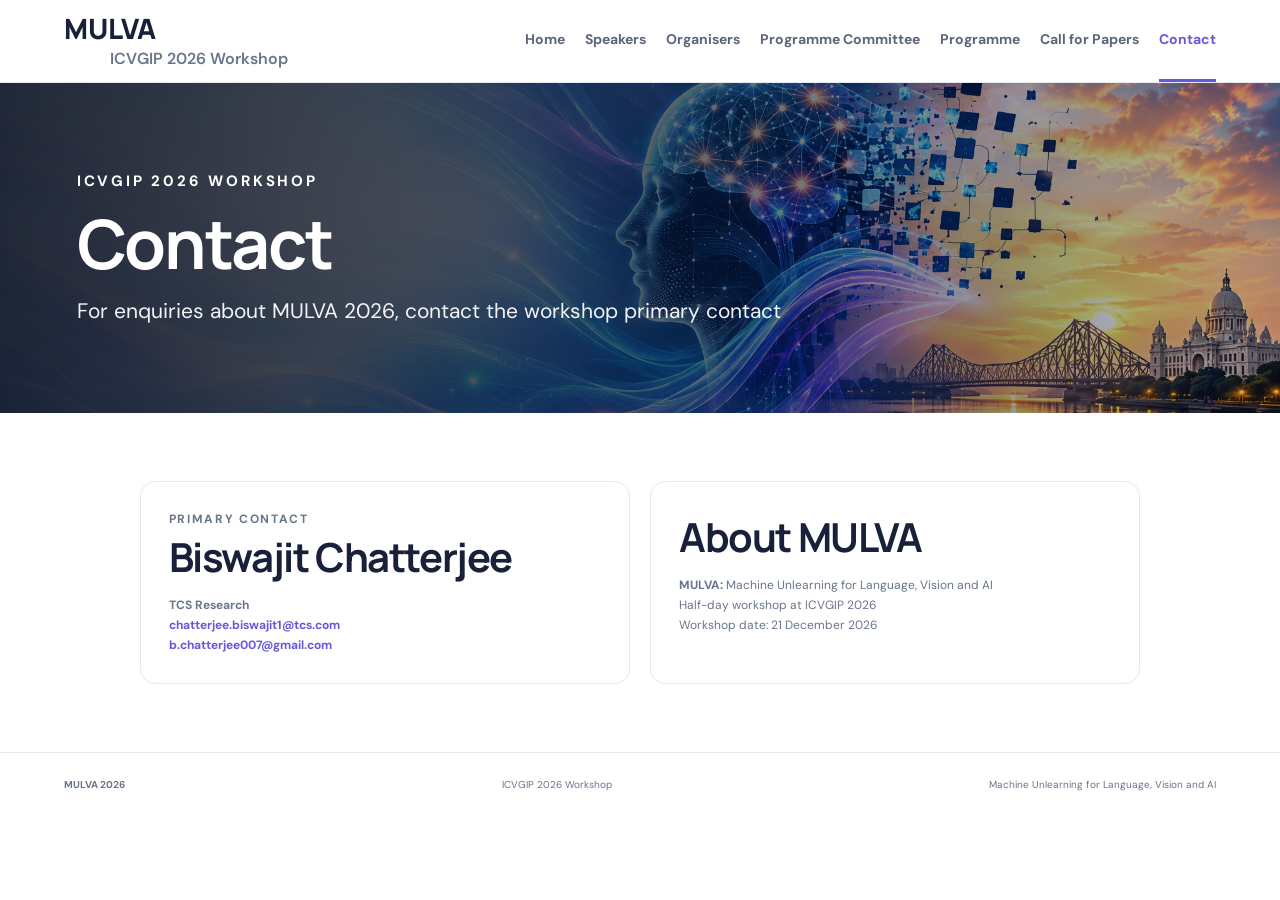
<file: contact.html>
<!doctype html>
<html lang="en">
<head>
  <meta charset="utf-8">
  <meta name="viewport" content="width=device-width,initial-scale=1">
  <meta name="description" content="MULVA 2026: Machine Unlearning for Language, Vision and AI — ICVGIP 2026 workshop">
  <title>Contact | MULVA 2026</title>
  <link rel="stylesheet" href="assets/style.css">

  <style>
    /* Brand styling consistent with the other pages */
    .header .brand {
      display: flex;
      flex-direction: column;
      align-items: flex-start;
      justify-content: center;
      font-size: 28px;
      font-weight: 800;
      line-height: 1.15;
      text-decoration: none;
    }

    .header .brand small {
      display: block;
      margin-top: 5px;
      font-size: 16px;
      font-weight: 600;
      line-height: 1.3;
    }

    /* Full-width hero banner */
    .pagehero {
      position: relative;
      isolation: isolate;
      display: flex;
      flex-direction: column;
      justify-content: center;
      min-height: 330px;
      padding: 54px clamp(24px, 6vw, 88px);
      overflow: hidden;
      color: #fff;
      background: #111827 url("assets/mulva-hero.png") center 48% / cover no-repeat;
      border-radius: 0;
    }

    .pagehero::before {
      content: "";
      position: absolute;
      inset: 0;
      z-index: -1;
      background: linear-gradient(
        90deg,
        rgba(5, 12, 28, .88) 0%,
        rgba(5, 12, 28, .68) 48%,
        rgba(5, 12, 28, .25) 100%
      );
    }

    .pagehero .eyebrow {
      margin: 0 0 14px;
      color: #fff;
      font-size: 15px;
      font-weight: 700;
      letter-spacing: 2.8px;
      text-transform: uppercase;
    }

    .pagehero h1 {
      max-width: 900px;
      margin: 0 0 14px;
      color: #fff;
      font-size: clamp(42px, 6vw, 68px);
      line-height: 1.08;
    }

    .pagehero > p:last-child {
      max-width: 760px;
      margin: 0;
      color: rgba(255, 255, 255, .94);
      font-size: clamp(17px, 2vw, 21px);
      line-height: 1.55;
    }

    .contact .card {
      height: 100%;
    }

    .contact .card h2 {
      margin-top: .2rem;
    }

    .contact .card a {
      overflow-wrap: anywhere;
    }

    @media (max-width: 640px) {
      .header .brand {
        font-size: 24px;
      }

      .header .brand small {
        font-size: 14px;
      }

      .pagehero {
        min-height: 290px;
        padding: 42px 24px;
        background-position: center center;
      }

      .pagehero::before {
        background: linear-gradient(
          90deg,
          rgba(5, 12, 28, .88),
          rgba(5, 12, 28, .58)
        );
      }

      .pagehero .eyebrow {
        font-size: 13px;
        letter-spacing: 2px;
      }

      .pagehero h1 {
        font-size: clamp(38px, 10vw, 48px);
      }
    }
  </style>
</head>

<body>
  <header class="header">
    <a class="brand" href="index.html">
      <span>MULVA</span>
      <small>ICVGIP 2026 Workshop</small>
    </a>

    <button class="toggle" aria-label="Toggle navigation" aria-expanded="false">☰</button>

    <nav class="nav">
      <a href="index.html">Home</a>
      <a href="speakers.html">Speakers</a>
      <a href="organisers.html">Organisers</a>
      <a href="program-committee.html">Programme Committee</a>
      <a href="program.html">Programme</a>
      <a href="call-for-presentations.html">Call for Papers</a>
      <a class="active" href="contact.html">Contact</a>
    </nav>
  </header>

  <main>
    <section class="pagehero">
      <p class="eyebrow">ICVGIP 2026 Workshop</p>
      <h1>Contact</h1>
      <p>For enquiries about MULVA 2026, contact the workshop primary contact</p>
    </section>

    <section class="section content contact">
      <article class="card">
        <p class="eyebrow">Primary Contact</p>
        <h2>Biswajit Chatterjee</h2>
        <p class="aff">TCS Research</p>

        <p>
          <a href="mailto:chatterjee.biswajit1@tcs.com">chatterjee.biswajit1@tcs.com</a>
        </p>

        <p>
          <a href="mailto:b.chatterjee007@gmail.com">b.chatterjee007@gmail.com</a>
        </p>
      </article>

      <article class="card">
        <h2>About MULVA</h2>
        <p><b>MULVA:</b> Machine Unlearning for Language, Vision and AI</p>
        <p>Half-day workshop at ICVGIP 2026</p>
        <p>Workshop date: 21 December 2026</p>
      </article>
    </section>
  </main>

  <footer class="footer">
    <strong>MULVA 2026</strong>
    <span>ICVGIP 2026 Workshop</span>
    <span>Machine Unlearning for Language, Vision and AI</span>
  </footer>

  <script src="assets/site.js"></script>
</body>
</html>
</file>
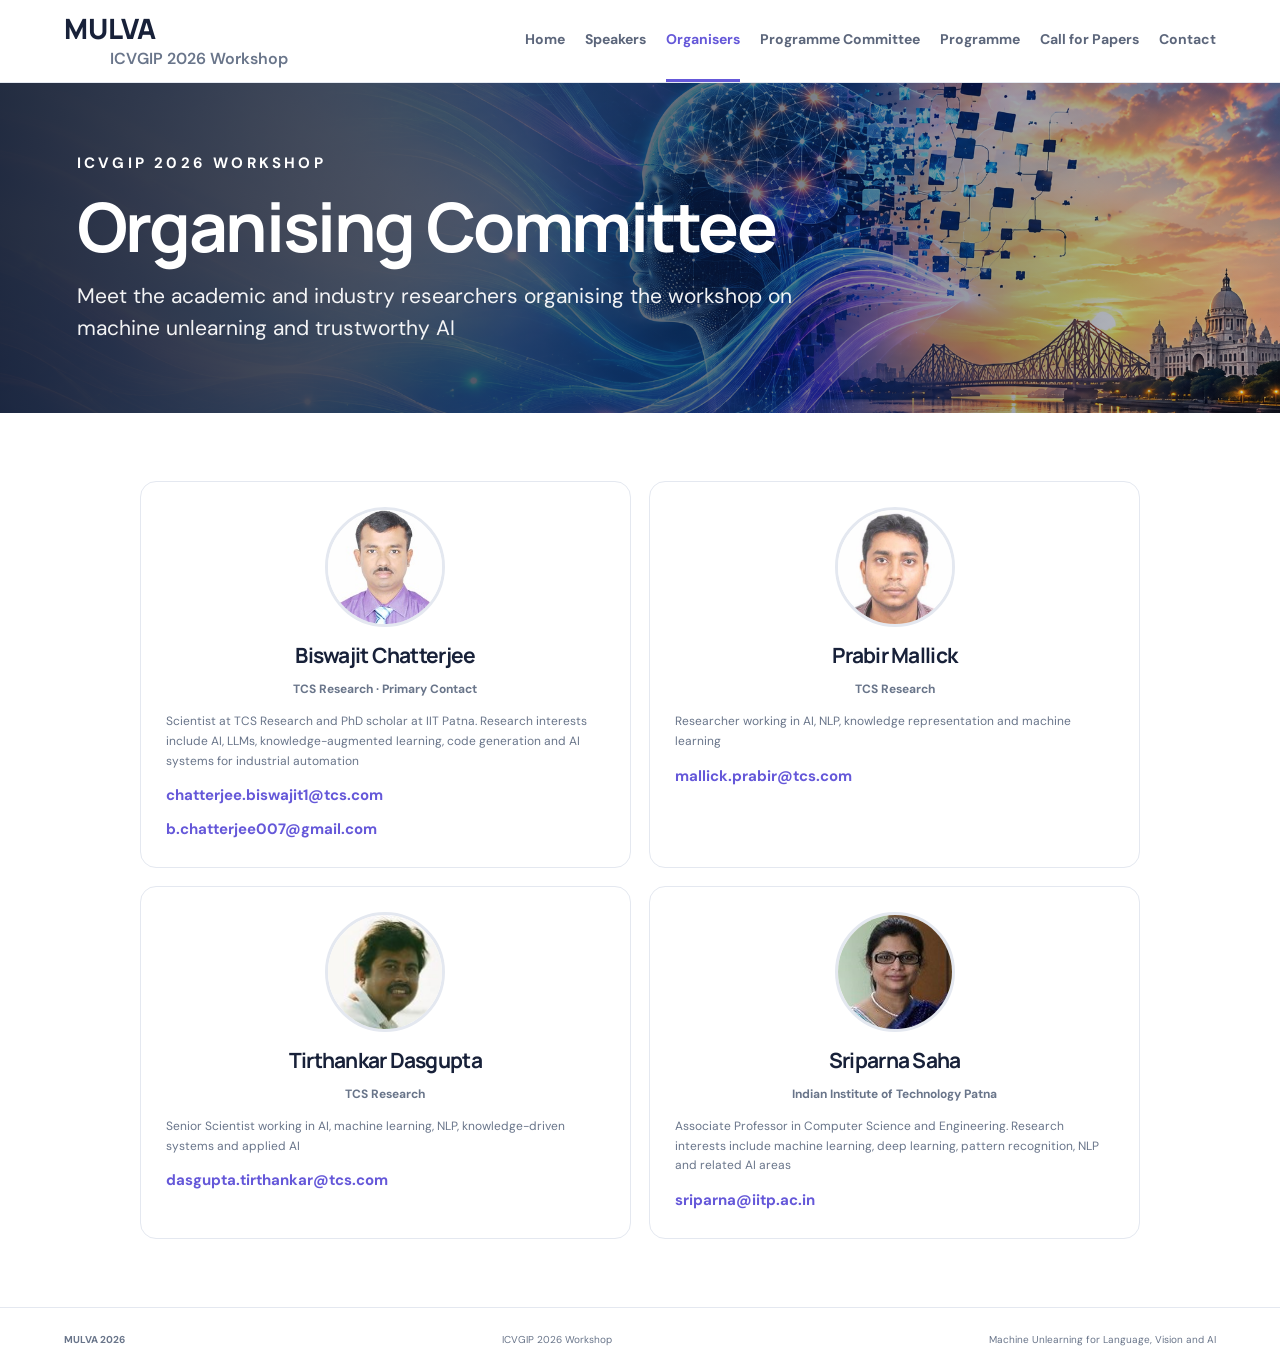
<file: organisers.html>
<!doctype html>
<html lang="en">
<head>
  <meta charset="utf-8">
  <meta name="viewport" content="width=device-width,initial-scale=1">
  <meta name="description" content="MULVA 2026: Machine Unlearning for Language, Vision and AI — ICVGIP 2026 workshop">
  <title>Organisers | MULVA 2026</title>
  <link rel="stylesheet" href="assets/style.css">

  <style>
    /* Brand styling consistent across all pages */
    .header .brand {
      display: flex;
      flex-direction: column;
      align-items: flex-start;
      justify-content: center;
      font-size: 28px;
      font-weight: 800;
      line-height: 1.15;
      text-decoration: none;
    }

    .header .brand small {
      display: block;
      margin-top: 5px;
      font-size: 16px;
      font-weight: 600;
      line-height: 1.3;
    }

    /* Full-width hero banner */
    .pagehero {
      position: relative;
      isolation: isolate;
      display: flex;
      flex-direction: column;
      justify-content: center;
      min-height: 330px;
      padding: 58px clamp(24px, 6vw, 88px);
      overflow: hidden;
      color: #fff;
      background: #101a2a url("assets/mulva-hero.png") center 48% / cover no-repeat;
    }

    .pagehero::before {
      content: "";
      position: absolute;
      inset: 0;
      z-index: -1;
      background: linear-gradient(
        90deg,
        rgba(8, 17, 39, .88) 0%,
        rgba(8, 17, 39, .62) 52%,
        rgba(8, 17, 39, .22) 100%
      );
    }

    .pagehero .eyebrow {
      margin: 0 0 14px;
      color: #fff;
      font-size: 15px;
      font-weight: 700;
      letter-spacing: 3.2px;
      text-transform: uppercase;
    }

    .pagehero h1 {
      max-width: 900px;
      margin: 0 0 16px;
      color: #fff;
      font-size: clamp(42px, 6vw, 68px);
      line-height: 1.08;
    }

    .pagehero > p:last-child {
      max-width: 760px;
      margin: 0;
      color: rgba(255, 255, 255, .94);
      font-size: clamp(17px, 2vw, 21px);
      line-height: 1.55;
    }

    /* Organiser photographs */
    .organiser-photo {
      width: 120px;
      height: 120px;
      object-fit: cover;
      object-position: center top;
      border-radius: 50%;
      display: block;
      margin: 0 auto 1rem;
      border: 3px solid var(--line);
    }

    .person h2 {
      text-align: center;
    }

    .person .aff {
      text-align: center;
    }

    .person > p:not(.aff) {
      line-height: 1.65;
    }

    .person > a.email {
      display: block;
      margin-top: .55rem;
      font-size: 15px;
      overflow-wrap: anywhere;
    }

    @media (max-width: 640px) {
      .header .brand {
        font-size: 24px;
      }

      .header .brand small {
        font-size: 14px;
      }

      .pagehero {
        min-height: 290px;
        padding: 42px 24px;
        background-position: center;
      }

      .pagehero .eyebrow {
        font-size: 13px;
        letter-spacing: 2.4px;
      }

      .pagehero h1 {
        font-size: clamp(36px, 10vw, 48px);
      }

      .organiser-photo {
        width: 108px;
        height: 108px;
      }
    }
  </style>
</head>

<body>
  <header class="header">
    <a class="brand" href="index.html">
      <span>MULVA</span>
      <small>ICVGIP 2026 Workshop</small>
    </a>

    <button class="toggle" aria-label="Toggle navigation" aria-expanded="false">☰</button>

    <nav class="nav">
      <a href="index.html">Home</a>
      <a href="speakers.html">Speakers</a>
      <a class="active" href="organisers.html">Organisers</a>
      <a href="program-committee.html">Programme Committee</a>
      <a href="program.html">Programme</a>
      <a href="call-for-presentations.html">Call for Papers</a>
      <a href="contact.html">Contact</a>
    </nav>
  </header>

  <main>
    <section class="pagehero">
      <p class="eyebrow">ICVGIP 2026 Workshop</p>
      <h1>Organising Committee</h1>
      <p>Meet the academic and industry researchers organising the workshop on machine unlearning and trustworthy AI</p>
    </section>

    <section class="section content">
      <div class="people">

        <article class="person">
          <img
            src="assets/Biswajit.jpeg"
            alt="Biswajit Chatterjee"
            class="organiser-photo"
            loading="lazy"
          >
          <h2>Biswajit Chatterjee</h2>
          <p class="aff">TCS Research · Primary Contact</p>
          <p>Scientist at TCS Research and PhD scholar at IIT Patna. Research interests include AI, LLMs, knowledge-augmented learning, code generation and AI systems for industrial automation</p>
          <a class="email" href="mailto:chatterjee.biswajit1@tcs.com">chatterjee.biswajit1@tcs.com</a>
          <a class="email" href="mailto:b.chatterjee007@gmail.com">b.chatterjee007@gmail.com</a>
        </article>

        <article class="person">
          <img
            src="assets/Prabir.jpeg"
            alt="Prabir Mallick"
            class="organiser-photo"
            loading="lazy"
          >
          <h2>Prabir Mallick</h2>
          <p class="aff">TCS Research</p>
          <p>Researcher working in AI, NLP, knowledge representation and machine learning</p>
          <a class="email" href="mailto:mallick.prabir@tcs.com">mallick.prabir@tcs.com</a>
        </article>

        <article class="person">
          <img
            src="assets/Tirthankar.jpeg"
            alt="Tirthankar Dasgupta"
            class="organiser-photo"
            loading="lazy"
          >
          <h2>Tirthankar Dasgupta</h2>
          <p class="aff">TCS Research</p>
          <p>Senior Scientist working in AI, machine learning, NLP, knowledge-driven systems and applied AI</p>
          <a class="email" href="mailto:dasgupta.tirthankar@tcs.com">dasgupta.tirthankar@tcs.com</a>
        </article>

        <article class="person">
          <img
            src="assets/Sriparna.jpeg"
            alt="Sriparna Saha"
            class="organiser-photo"
            loading="lazy"
          >
          <h2>Sriparna Saha</h2>
          <p class="aff">Indian Institute of Technology Patna</p>
          <p>Associate Professor in Computer Science and Engineering. Research interests include machine learning, deep learning, pattern recognition, NLP and related AI areas</p>
          <a class="email" href="mailto:sriparna@iitp.ac.in">sriparna@iitp.ac.in</a>
        </article>

      </div>
    </section>
  </main>

  <footer class="footer">
    <strong>MULVA 2026</strong>
    <span>ICVGIP 2026 Workshop</span>
    <span>Machine Unlearning for Language, Vision and AI</span>
  </footer>

  <script src="assets/site.js"></script>
</body>
</html>
</file>
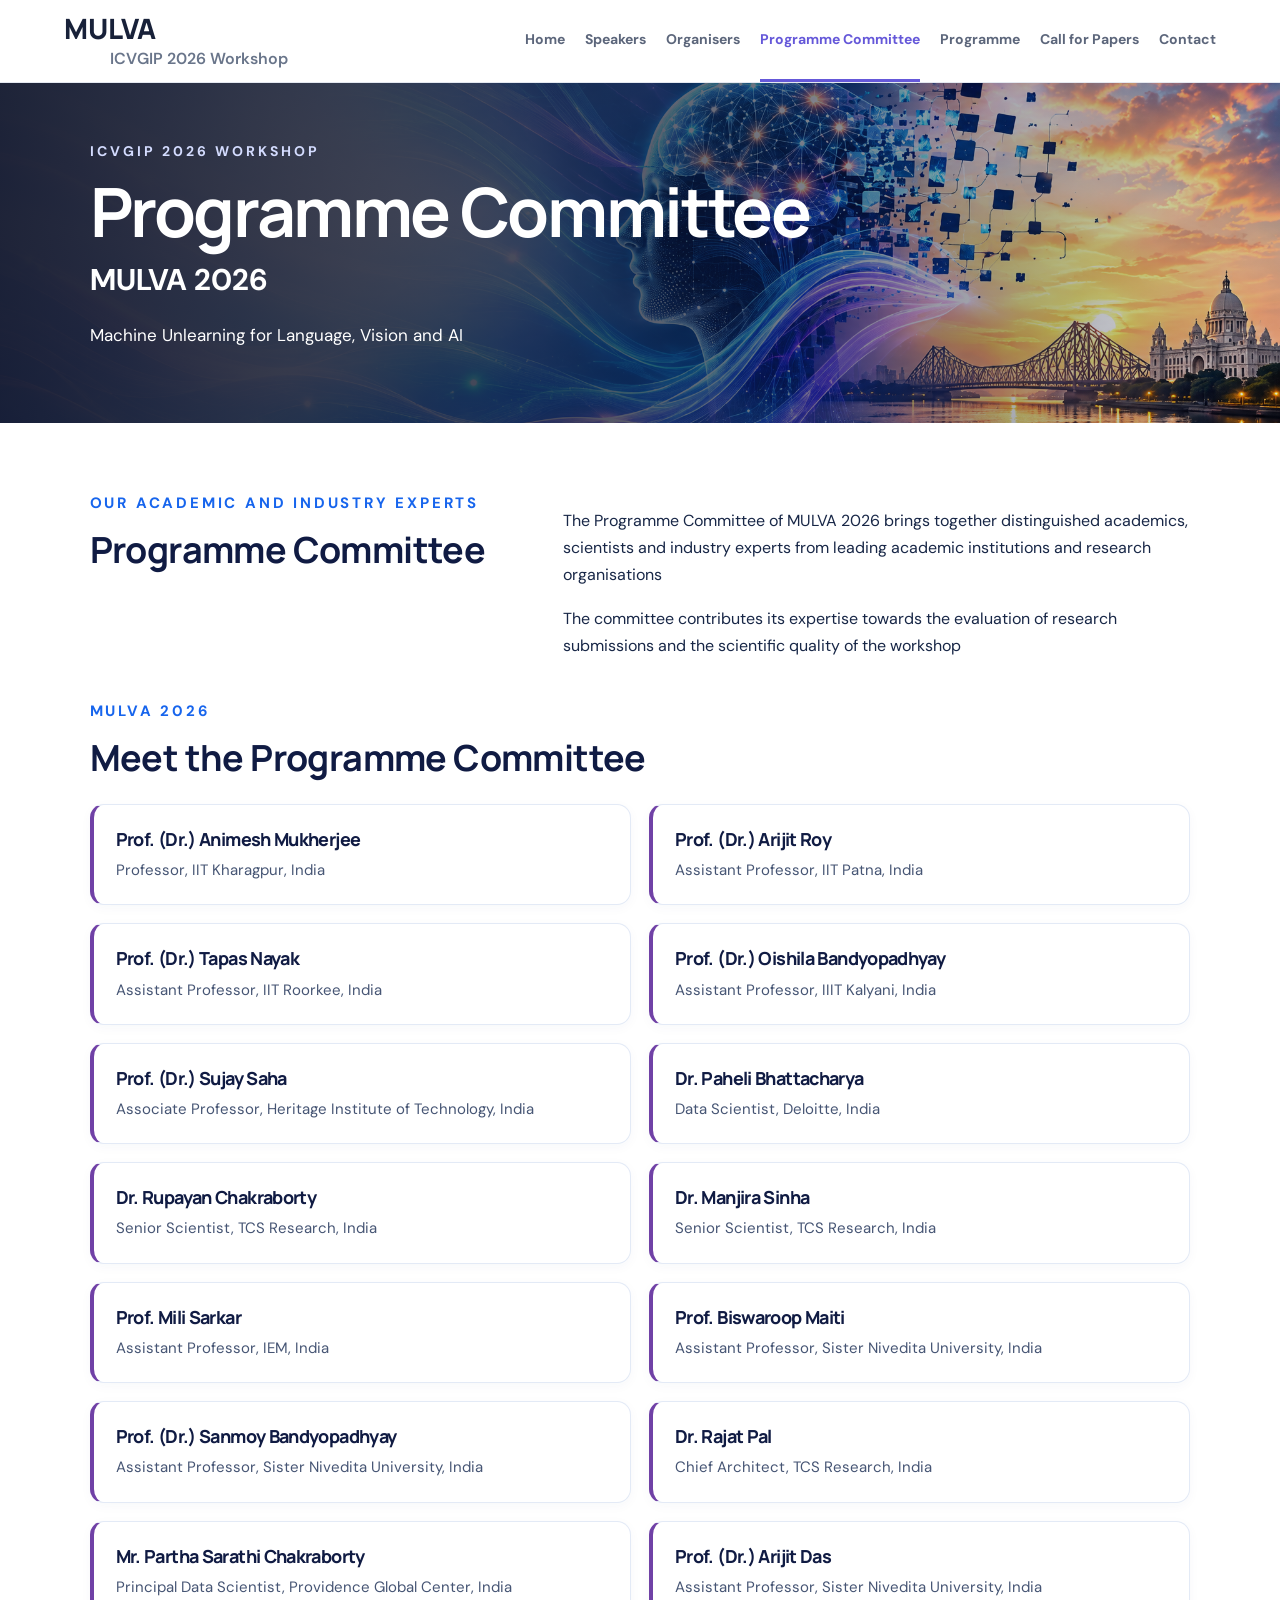
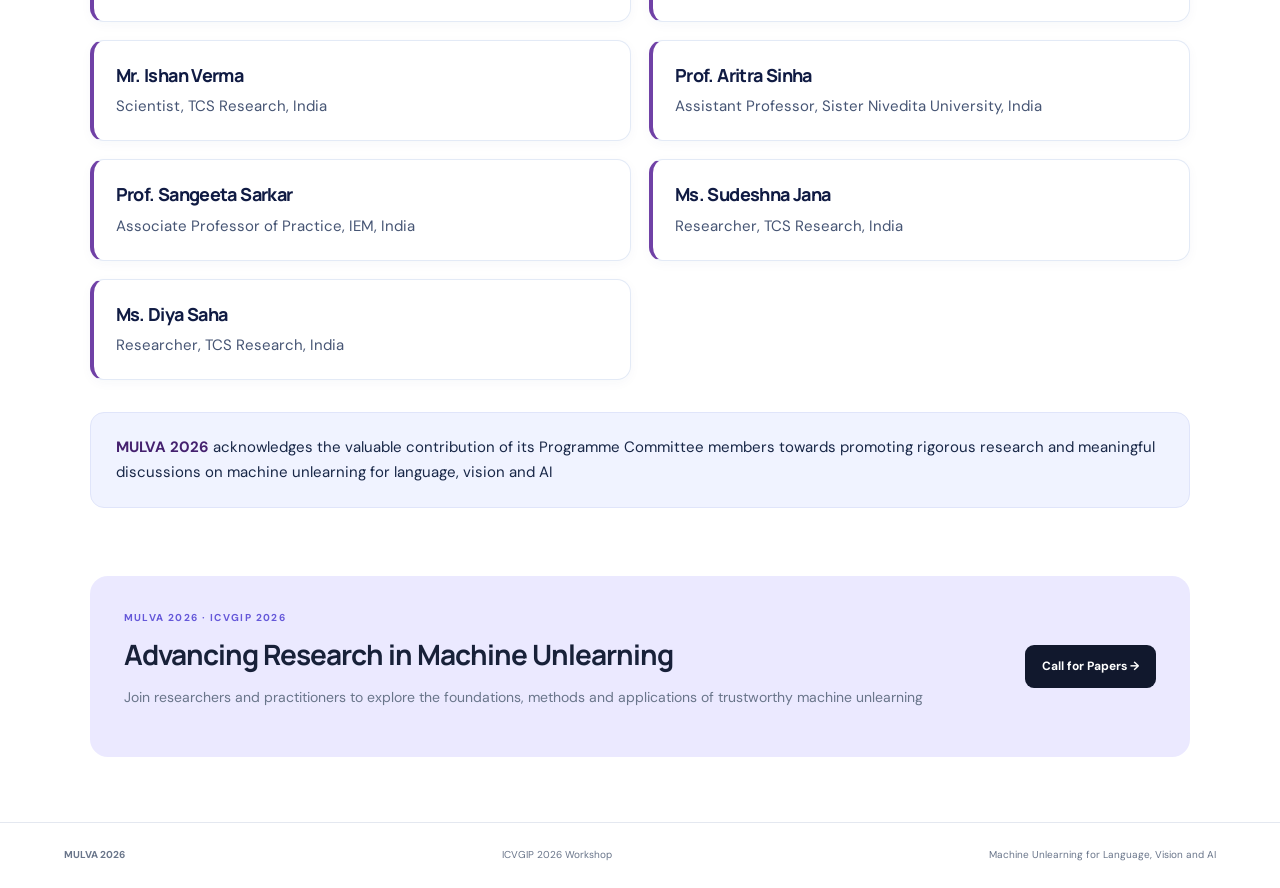
<file: program-committee.html>
<!doctype html>
<html lang="en">
<head>
  <meta charset="utf-8">
  <meta name="viewport" content="width=device-width, initial-scale=1">
  <meta name="description" content="Programme Committee of MULVA 2026: Machine Unlearning for Language, Vision and AI — ICVGIP 2026 Workshop">
  <title>Programme Committee | MULVA 2026</title>
  <link rel="stylesheet" href="assets/style.css">

  <style>
    /* Consistent workshop branding */
    .header .brand {
      display: flex;
      flex-direction: column;
      align-items: flex-start;
      justify-content: center;
      font-size: 28px;
      font-weight: 800;
      line-height: 1.15;
      text-decoration: none;
    }

    .header .brand small {
      display: block;
      margin-top: 5px;
      font-size: 16px;
      font-weight: 600;
      line-height: 1.3;
    }

    @media (max-width: 640px) {
      .header .brand { font-size: 24px; }
      .header .brand small { font-size: 14px; }
    }

    body { font-size: 17px; }
    .nav a { font-size: 14px; }

    /* Full-width photographic hero banner */
    .hero-banner {
      position: relative;
      width: 100%;
      min-height: 340px;
      box-sizing: border-box;
      overflow: hidden;
      display: flex;
      align-items: center;
      padding: 55px clamp(24px, 7vw, 100px);
      background: #11172b;
      isolation: isolate;
      border-radius: 0;
    }

    .hero-banner-image {
      position: absolute;
      inset: 0;
      display: block;
      width: 100%;
      height: 100%;
      object-fit: cover;
      object-position: center;
      z-index: -2;
    }

    .hero-banner::after {
      content: "";
      position: absolute;
      inset: 0;
      background: linear-gradient(
        90deg,
        rgba(8, 13, 35, 0.90) 0%,
        rgba(8, 13, 35, 0.72) 45%,
        rgba(8, 13, 35, 0.12) 100%
      );
      z-index: -1;
      pointer-events: none;
    }

    .hero-banner-overlay {
      position: relative;
      width: 100%;
      max-width: 850px;
      color: #ffffff;
    }

    .hero-banner-overlay h1 {
      margin: 12px 0;
      color: #ffffff;
      font-size: clamp(42px, 6vw, 68px);
      line-height: 1.08;
    }

    .hero-banner-overlay .subtitle {
      font-size: clamp(21px, 3vw, 30px);
      line-height: 1.35;
      color: #ffffff;
    }

    .hero-banner-overlay p:not(.eyebrow):not(.subtitle) {
      max-width: 720px;
      font-size: 17px;
      line-height: 1.7;
      color: #ffffff;
    }

    .hero-banner-overlay .eyebrow {
      color: #d4dcff;
      font-size: 14px;
      font-weight: 700;
      letter-spacing: 3px;
    }

    /* Page introduction */
    .section.intro { padding-bottom: 10px; }

    .section.intro h2 {
      font-size: clamp(29px, 3vw, 36px);
      line-height: 1.2;
      letter-spacing: -0.6px;
      color: #101b43;
      margin-top: 8px;
      margin-bottom: 12px;
    }

    .section.intro .eyebrow {
      font-size: 15px;
      font-weight: 700;
      letter-spacing: 2.8px;
      color: #1765ed;
    }

    .section.intro .copy p {
      font-size: 16px;
      line-height: 1.7;
      color: #182747;
      margin-bottom: 10px;
    }

    /* Programme Committee heading */
    .committee-section { padding-top: 20px; }

    .committee-section > .eyebrow {
      font-size: 15px;
      font-weight: 700;
      letter-spacing: 2.8px;
      color: #1765ed;
    }

    .committee-section > h2 {
      font-size: clamp(29px, 3vw, 36px);
      line-height: 1.2;
      letter-spacing: -0.6px;
      color: #101b43;
      margin-top: 8px;
      margin-bottom: 12px;
    }

    .committee-section > .muted {
      font-size: 16px;
      line-height: 1.65;
      color: #465574;
      margin-top: 6px;
      margin-bottom: 26px;
      max-width: 900px;
    }

    /* Committee member cards - without numbering */
    .committee-grid {
      display: grid;
      grid-template-columns: repeat(2, minmax(0, 1fr));
      gap: 18px;
      margin-top: 25px;
    }

    .committee-card {
      display: flex;
      align-items: center;
      min-width: 0;
      padding: 22px;
      background: #ffffff;
      border: 1px solid #e3eaf6;
      border-left: 4px solid #7041a6;
      border-radius: 14px;
      box-shadow: 0 3px 12px rgba(28, 58, 110, 0.035);
      transition: transform 0.2s ease, box-shadow 0.2s ease;
    }

    .committee-card:hover {
      transform: translateY(-3px);
      box-shadow: 0 7px 20px rgba(28, 58, 110, 0.09);
    }

    .committee-details {
      min-width: 0;
    }

    .committee-card h3 {
      color: #101b43;
      font-size: 18px;
      font-weight: 750;
      line-height: 1.4;
      margin: 0 0 7px;
    }

    .committee-card p {
      color: #465574;
      font-size: 15px;
      line-height: 1.55;
      margin: 0;
    }

    /* Committee summary */
    .committee-note {
      margin-top: 32px;
      padding: 22px 25px;
      border-radius: 14px;
      background: #f0f3ff;
      border: 1px solid #e0e5fa;
      color: #182747;
      font-size: 15px;
      line-height: 1.65;
    }

    .committee-note strong { color: #45216f; }

    /* Mobile layout */
    @media (max-width: 740px) {
      .hero-banner {
        min-height: 390px;
        padding: 42px 24px;
      }

      .hero-banner-image { object-position: 60% center; }

      .hero-banner-overlay h1 {
        font-size: clamp(40px, 11vw, 56px);
      }

      .hero-banner-overlay .subtitle { font-size: 21px; }

      .hero-banner-overlay p:not(.eyebrow):not(.subtitle) {
        font-size: 16px;
      }

      .committee-grid {
        grid-template-columns: 1fr;
        gap: 13px;
      }

      .committee-card { padding: 18px; }
      .committee-card h3 { font-size: 17px; }
      .committee-card p { font-size: 14px; }
      .committee-note { padding: 18px; }
    }
  </style>
</head>

<body>

  <!-- Header and navigation -->
  <header class="header">

    <a class="brand" href="index.html">
      <span>MULVA</span>
      <small>ICVGIP 2026 Workshop</small>
    </a>

    <button
      class="toggle"
      aria-label="Toggle navigation"
      aria-expanded="false"
    >☰</button>

    <nav class="nav">
      <a href="index.html">Home</a>
      <a href="speakers.html">Speakers</a>
      <a href="organisers.html">Organisers</a>
      <a class="active" href="program-committee.html">Programme Committee</a>
      <a href="program.html">Programme</a>
      <a href="call-for-presentations.html">Call for Papers</a>
      <a href="contact.html">Contact</a>
    </nav>

  </header>

  <main>

    <!-- Hero banner -->
    <section class="hero-banner">

      <img
        src="assets/mulva-hero.png"
        alt="Machine unlearning and artificial intelligence visual"
        class="hero-banner-image"
      >

      <div class="hero-banner-overlay">
        <p class="eyebrow">ICVGIP 2026 WORKSHOP</p>

        <h1>Programme Committee</h1>

        <p class="subtitle">MULVA 2026</p>

        <p>Machine Unlearning for Language, Vision and AI</p>
      </div>

    </section>

    <!-- Introduction -->
    <section class="section intro">

      <div>
        <p class="eyebrow">OUR ACADEMIC AND INDUSTRY EXPERTS</p>
        <h2>Programme Committee</h2>
      </div>

      <div class="copy">
        <p>
          The Programme Committee of MULVA 2026 brings together
          distinguished academics, scientists and industry experts
          from leading academic institutions and research organisations
        </p>

        <p>
          The committee contributes its expertise towards the
          evaluation of research submissions and the scientific
          quality of the workshop
        </p>
      </div>

    </section>

    <!-- Committee members -->
    <section class="section committee-section">

      <p class="eyebrow">MULVA 2026</p>

      <h2>Meet the Programme Committee</h2>

      <div class="committee-grid">

        <article class="committee-card">
          <div class="committee-details">
            <h3>Prof. (Dr.) Animesh Mukherjee</h3>
            <p>Professor, IIT Kharagpur, India</p>
          </div>
        </article>

        <article class="committee-card">
          <div class="committee-details">
            <h3>Prof. (Dr.) Arijit Roy</h3>
            <p>Assistant Professor, IIT Patna, India</p>
          </div>
        </article>

        <article class="committee-card">
          <div class="committee-details">
            <h3>Prof. (Dr.) Tapas Nayak</h3>
            <p>Assistant Professor, IIT Roorkee, India</p>
          </div>
        </article>

        <article class="committee-card">
          <div class="committee-details">
            <h3>Prof. (Dr.) Oishila Bandyopadhyay</h3>
            <p>Assistant Professor, IIIT Kalyani, India</p>
          </div>
        </article>

        <article class="committee-card">
          <div class="committee-details">
            <h3>Prof. (Dr.) Sujay Saha</h3>
            <p>Associate Professor, Heritage Institute of Technology, India</p>
          </div>
        </article>

        <article class="committee-card">
          <div class="committee-details">
            <h3>Dr. Paheli Bhattacharya</h3>
            <p>Data Scientist, Deloitte, India</p>
          </div>
        </article>

        <article class="committee-card">
          <div class="committee-details">
            <h3>Dr. Rupayan Chakraborty</h3>
            <p>Senior Scientist, TCS Research, India</p>
          </div>
        </article>

        <article class="committee-card">
          <div class="committee-details">
            <h3>Dr. Manjira Sinha</h3>
            <p>Senior Scientist, TCS Research, India</p>
          </div>
        </article>

        <article class="committee-card">
          <div class="committee-details">
            <h3>Prof. Mili Sarkar</h3>
            <p>Assistant Professor, IEM, India</p>
          </div>
        </article>

        <article class="committee-card">
          <div class="committee-details">
            <h3>Prof. Biswaroop Maiti</h3>
            <p>Assistant Professor, Sister Nivedita University, India</p>
          </div>
        </article>

         <article class="committee-card">
          <div class="committee-details">
            <h3>Prof. (Dr.) Sanmoy Bandyopadhyay</h3>
            <p>Assistant Professor, Sister Nivedita University, India</p>
          </div>
        </article>

        <article class="committee-card">
          <div class="committee-details">
            <h3>Dr. Rajat Pal</h3>
            <p>Chief Architect, TCS Research, India</p>
          </div>
        </article>

        <article class="committee-card">
          <div class="committee-details">
            <h3>Mr. Partha Sarathi Chakraborty</h3>
            <p>Principal Data Scientist, Providence Global Center, India</p>
          </div>
        </article>

        <article class="committee-card">
          <div class="committee-details">
            <h3>Prof. (Dr.) Arijit Das</h3>
            <p>Assistant Professor, Sister Nivedita University, India</p>
          </div>
        </article>

        <article class="committee-card">
          <div class="committee-details">
            <h3>Mr. Ishan Verma</h3>
            <p>Scientist, TCS Research, India</p>
          </div>
        </article>

        <article class="committee-card">
          <div class="committee-details">
            <h3>Prof. Aritra Sinha</h3>
            <p>Assistant Professor, Sister Nivedita University, India</p>
          </div>
        </article>

        <article class="committee-card">
          <div class="committee-details">
            <h3>Prof. Sangeeta Sarkar</h3>
            <p>Associate Professor of Practice, IEM, India</p>
          </div>
        </article>

        <article class="committee-card">
          <div class="committee-details">
            <h3>Ms. Sudeshna Jana</h3>
            <p>Researcher, TCS Research, India</p>
          </div>
        </article>

        <article class="committee-card">
          <div class="committee-details">
            <h3>Ms. Diya Saha</h3>
            <p>Researcher, TCS Research, India</p>
          </div>
        </article>

      </div>

      <div class="committee-note">
        <strong>MULVA 2026</strong> acknowledges the valuable
        contribution of its Programme Committee members towards
        promoting rigorous research and meaningful discussions
        on machine unlearning for language, vision and AI
      </div>

    </section>

    <!-- Call to action -->
    <section class="cta">

      <div>
        <p class="eyebrow">MULVA 2026 · ICVGIP 2026</p>

        <h2>Advancing Research in Machine Unlearning</h2>

        <p class="muted">
          Join researchers and practitioners to explore the
          foundations, methods and applications of trustworthy
          machine unlearning
        </p>
      </div>

      <a class="button darkbutton" href="call-for-presentations.html">
        Call for Papers →
      </a>

    </section>

  </main>

  <!-- Footer -->
  <footer class="footer">
    <strong>MULVA 2026</strong>
    <span>ICVGIP 2026 Workshop</span>
    <span>Machine Unlearning for Language, Vision and AI</span>
  </footer>

  <script src="assets/site.js"></script>

</body>
</html>
</file>
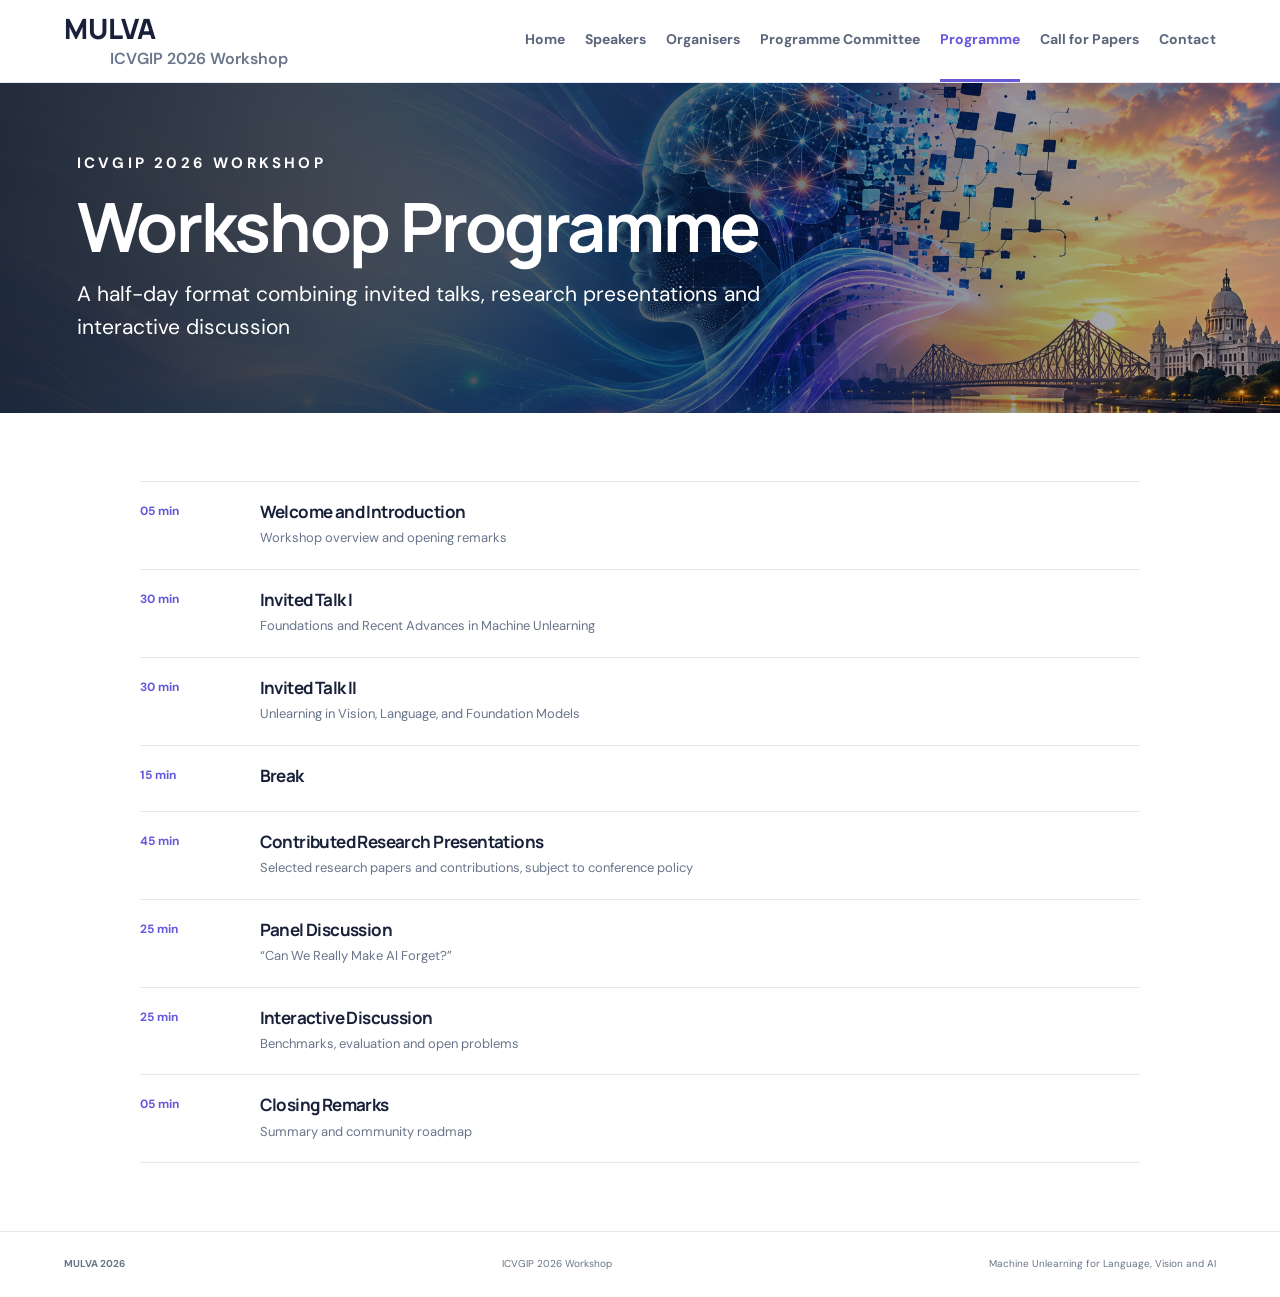
<file: program.html>
<!doctype html>
<html lang="en">
<head>
  <meta charset="utf-8">
  <meta name="viewport" content="width=device-width,initial-scale=1">
  <meta name="description" content="MULVA 2026: Machine Unlearning for Language, Vision and AI — ICVGIP 2026 workshop">
  <title>Programme | MULVA 2026</title>
  <link rel="stylesheet" href="assets/style.css">

  <style>
    /* Brand styling consistent across all pages */
    .header .brand {
      display: flex;
      flex-direction: column;
      align-items: flex-start;
      justify-content: center;
      font-size: 28px;
      font-weight: 800;
      line-height: 1.15;
      text-decoration: none;
    }

    .header .brand small {
      display: block;
      margin-top: 5px;
      font-size: 16px;
      font-weight: 600;
      line-height: 1.3;
    }

    /* Full-width hero banner */
    .pagehero {
      position: relative;
      isolation: isolate;
      display: flex;
      flex-direction: column;
      justify-content: center;
      min-height: 330px;
      padding: 58px clamp(24px, 6vw, 88px);
      overflow: hidden;
      color: #fff;
      background: #101a2a url("assets/mulva-hero.png") center 48% / cover no-repeat;
    }

    .pagehero::before {
      content: "";
      position: absolute;
      inset: 0;
      z-index: -1;
      background: linear-gradient(
        90deg,
        rgba(7, 16, 31, .88) 0%,
        rgba(7, 16, 31, .68) 48%,
        rgba(7, 16, 31, .25) 100%
      );
    }

    .pagehero .eyebrow {
      margin: 0 0 14px;
      color: #fff;
      font-size: 15px;
      font-weight: 700;
      letter-spacing: 3.2px;
      text-transform: uppercase;
    }

    .pagehero h1 {
      max-width: 900px;
      margin: 0 0 14px;
      color: #fff;
      font-size: clamp(42px, 6vw, 68px);
      line-height: 1.08;
    }

    .pagehero > p:last-child {
      max-width: 760px;
      margin: 0;
      color: #fff;
      font-size: clamp(17px, 2vw, 21px);
      line-height: 1.6;
    }

    .schedule .slot p {
      margin-bottom: 0;
    }

    @media (max-width: 640px) {
      .header .brand {
        font-size: 24px;
      }

      .header .brand small {
        font-size: 14px;
      }

      .pagehero {
        min-height: 290px;
        padding: 42px 24px;
        background-position: 58% center;
      }

      .pagehero::before {
        background: linear-gradient(
          90deg,
          rgba(7, 16, 31, .9),
          rgba(7, 16, 31, .58)
        );
      }

      .pagehero .eyebrow {
        font-size: 13px;
        letter-spacing: 2.4px;
      }

      .pagehero h1 {
        font-size: clamp(36px, 10vw, 48px);
      }
    }
  </style>
</head>

<body>
  <header class="header">
    <a class="brand" href="index.html">
      <span>MULVA</span>
      <small>ICVGIP 2026 Workshop</small>
    </a>

    <button class="toggle" aria-label="Toggle navigation" aria-expanded="false">☰</button>

    <nav class="nav">
      <a href="index.html">Home</a>
      <a href="speakers.html">Speakers</a>
      <a href="organisers.html">Organisers</a>
      <a href="program-committee.html">Programme Committee</a>
      <a class="active" href="program.html">Programme</a>
      <a href="call-for-presentations.html">Call for Papers</a>
      <a href="contact.html">Contact</a>
    </nav>
  </header>

  <main>
    <section class="pagehero">
      <p class="eyebrow">ICVGIP 2026 Workshop</p>
      <h1>Workshop Programme</h1>
      <p>A half-day format combining invited talks, research presentations and interactive discussion</p>
    </section>

    <section class="section content">
      <div class="schedule">

        <div class="slot">
          <time>05 min</time>
          <div>
            <h2>Welcome and Introduction</h2>
            <p>Workshop overview and opening remarks</p>
          </div>
        </div>

        <div class="slot">
          <time>30 min</time>
          <div>
            <h2>Invited Talk I</h2>
            <p>Foundations and Recent Advances in Machine Unlearning</p>
          </div>
        </div>

        <div class="slot">
          <time>30 min</time>
          <div>
            <h2>Invited Talk II</h2>
            <p>Unlearning in Vision, Language, and Foundation Models</p>
          </div>
        </div>

        <div class="slot">
          <time>15 min</time>
          <div>
            <h2>Break</h2>
          </div>
        </div>

        <div class="slot">
          <time>45 min</time>
          <div>
            <h2>Contributed Research Presentations</h2>
            <p>Selected research papers and contributions, subject to conference policy</p>
          </div>
        </div>

        <div class="slot">
          <time>25 min</time>
          <div>
            <h2>Panel Discussion</h2>
            <p>“Can We Really Make AI Forget?”</p>
          </div>
        </div>

        <div class="slot">
          <time>25 min</time>
          <div>
            <h2>Interactive Discussion</h2>
            <p>Benchmarks, evaluation and open problems</p>
          </div>
        </div>

        <div class="slot">
          <time>05 min</time>
          <div>
            <h2>Closing Remarks</h2>
            <p>Summary and community roadmap</p>
          </div>
        </div>

      </div>
    </section>
  </main>

  <footer class="footer">
    <strong>MULVA 2026</strong>
    <span>ICVGIP 2026 Workshop</span>
    <span>Machine Unlearning for Language, Vision and AI</span>
  </footer>

  <script src="assets/site.js"></script>
</body>
</html>
</file>
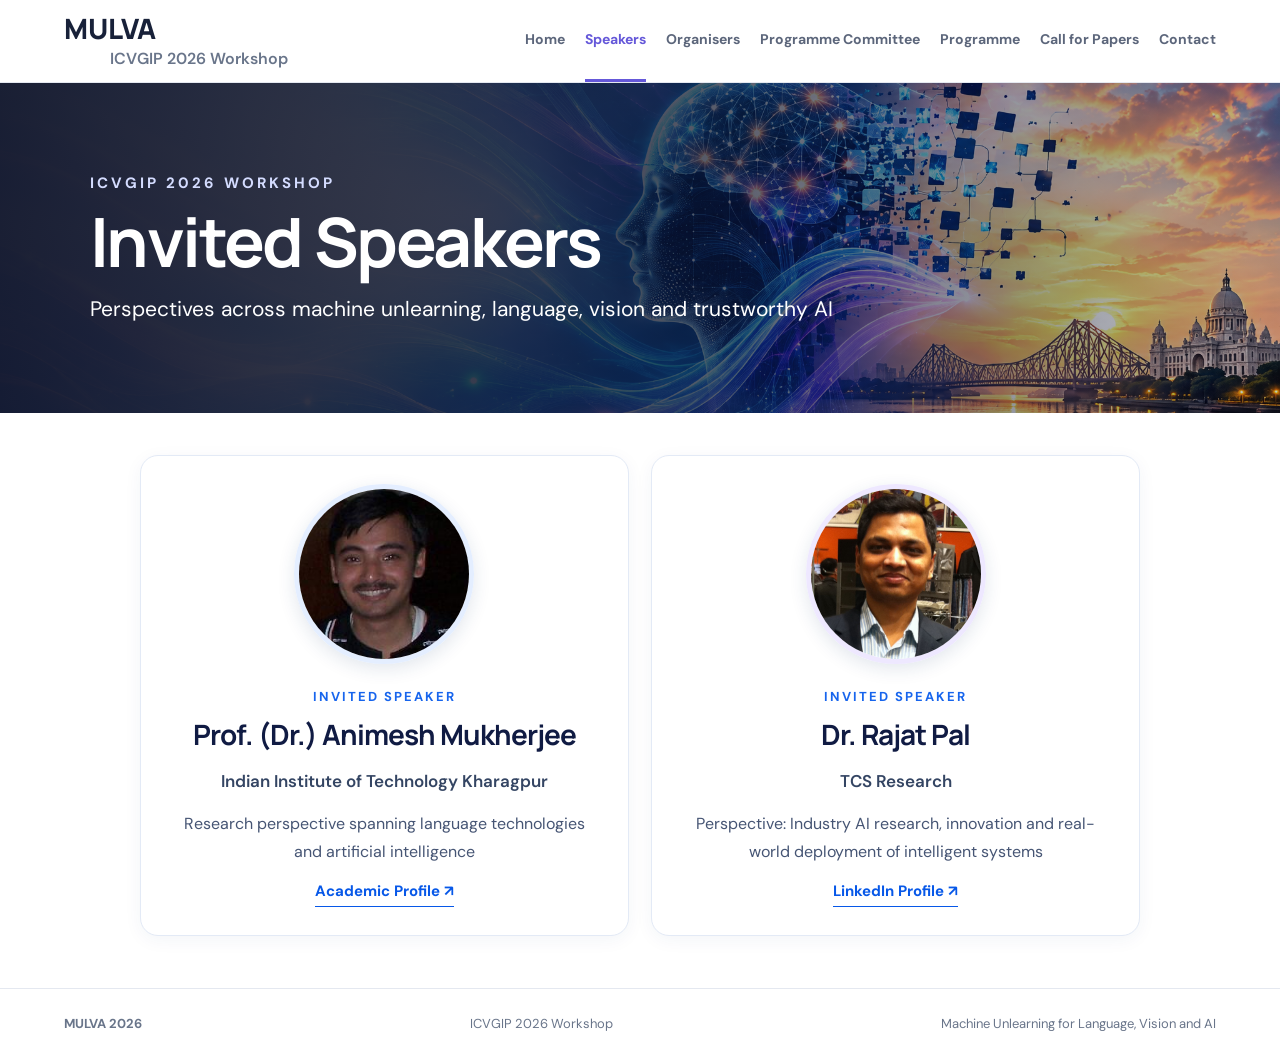
<file: speakers.html>
<!doctype html>
<html lang="en">
<head>
  <meta charset="utf-8">
  <meta name="viewport" content="width=device-width, initial-scale=1">
  <meta name="description" content="MULVA 2026: Machine Unlearning for Language, Vision and AI — ICVGIP 2026 workshop">
  <title>Invited Speakers | MULVA 2026</title>
  <link rel="stylesheet" href="assets/style.css">

  <style>
    /* Brand styling consistent across all pages */
    .header .brand {
      display: flex;
      flex-direction: column;
      align-items: flex-start;
      justify-content: center;
      font-size: 28px;
      font-weight: 800;
      line-height: 1.15;
      text-decoration: none;
    }

    .header .brand small {
      display: block;
      margin-top: 5px;
      font-size: 16px;
      font-weight: 600;
      line-height: 1.3;
    }

    /* Full-width hero banner */
    .pagehero {
      position: relative;
      width: 100%;
      min-height: 330px;
      box-sizing: border-box;
      overflow: hidden;
      display: flex;
      flex-direction: column;
      justify-content: center;
      padding: 54px clamp(24px, 7vw, 100px);
      background: #11172b;
      isolation: isolate;
      border-radius: 0;
      color: #fff;
    }

    .pagehero::before {
      content: "";
      position: absolute;
      inset: 0;
      background-image: url("assets/mulva-hero.png");
      background-size: cover;
      background-position: center 48%;
      z-index: -2;
    }

    .pagehero::after {
      content: "";
      position: absolute;
      inset: 0;
      background: linear-gradient(
        90deg,
        rgba(8, 13, 35, .92) 0%,
        rgba(8, 13, 35, .78) 45%,
        rgba(8, 13, 35, .22) 100%
      );
      z-index: -1;
      pointer-events: none;
    }

    .pagehero .eyebrow {
      color: #d4dcff;
      font-size: 15px;
      font-weight: 700;
      letter-spacing: 3px;
      margin: 0 0 10px;
    }

    .pagehero h1 {
      color: #fff;
      font-size: clamp(42px, 6vw, 68px);
      line-height: 1.08;
      margin: 0 0 14px;
    }

    .pagehero > p:last-child {
      max-width: 760px;
      color: #fff;
      font-size: clamp(17px, 2vw, 21px);
      line-height: 1.55;
      margin: 0;
    }

    .section.content {
      padding-top: 42px;
      padding-bottom: 52px;
    }

    /* Speaker cards */
    .people {
      display: grid;
      grid-template-columns: repeat(2, minmax(0, 1fr));
      gap: 22px;
    }

    .person {
      padding: 28px;
      border: 1px solid #e3eaf6;
      border-radius: 18px;
      background: #fff;
      box-shadow: 0 4px 18px rgba(28, 58, 110, .05);
      text-align: center;
    }

    /* Large circular speaker portraits */
    .speaker-photo {
      display: block;
      width: 180px;
      height: 180px;
      max-width: 100%;
      object-fit: cover;
      object-position: center top;
      border-radius: 50%;
      margin: 0 auto 22px;
      border: 5px solid #e4eeff;
      box-shadow: 0 5px 18px rgba(28, 58, 110, .12);
    }

    .person:nth-child(2) .speaker-photo {
      border-color: #eee8ff;
    }

    .person .eyebrow {
      font-size: 13px;
      font-weight: 700;
      letter-spacing: 2px;
      color: #1765ed;
      margin-bottom: 8px;
    }

    .person h2 {
      font-size: clamp(22px, 2.5vw, 28px);
      line-height: 1.3;
      color: #101b43;
      margin: 0 0 10px;
    }

    .person .aff {
      color: #344563;
      font-size: 17px;
      font-weight: 600;
      line-height: 1.5;
      margin-bottom: 12px;
    }

    .speaker-profile-link {
      display: inline-block;
      margin-top: 14px;
      color: #0758e8;
      font-size: 15px;
      font-weight: 700;
      text-decoration: none;
      border-bottom: 1px solid currentColor;
      padding-bottom: 2px;
    }

    .speaker-profile-link:hover,
    .speaker-profile-link:focus-visible {
      color: #6637e8;
    }

    .person p:not(.eyebrow):not(.aff) {
      color: #465574;
      font-size: 16px;
      line-height: 1.7;
      margin-bottom: 0;
    }

    .footer {
      font-size: 13px;
    }

    .footer strong,
    .footer span {
      font-size: inherit;
    }

    @media (max-width: 740px) {
      .header .brand {
        font-size: 24px;
      }

      .header .brand small {
        font-size: 14px;
      }

      .pagehero {
        min-height: 290px;
        padding: 42px 24px;
      }

      .pagehero .eyebrow {
        font-size: 13px;
        letter-spacing: 2.2px;
      }

      .people {
        grid-template-columns: 1fr;
        gap: 16px;
      }

      .person {
        padding: 22px;
      }

      .speaker-photo {
        width: 160px;
        height: 160px;
      }

      .person h2 {
        font-size: 24px;
      }

      .person .aff {
        font-size: 16px;
      }

      .person p:not(.eyebrow):not(.aff) {
        font-size: 15px;
      }

      .footer {
        font-size: 12px;
      }
    }
  </style>
</head>

<body>
  <header class="header">
    <a class="brand" href="index.html">
      <span>MULVA</span>
      <small>ICVGIP 2026 Workshop</small>
    </a>

    <button class="toggle" aria-label="Toggle navigation" aria-expanded="false">☰</button>

    <nav class="nav">
      <a href="index.html">Home</a>
      <a class="active" href="speakers.html">Speakers</a>
      <a href="organisers.html">Organisers</a>
      <a href="program-committee.html">Programme Committee</a>
      <a href="program.html">Programme</a>
      <a href="call-for-presentations.html">Call for Papers</a>
      <a href="contact.html">Contact</a>
    </nav>
  </header>

  <main>
    <section class="pagehero">
      <p class="eyebrow">ICVGIP 2026 Workshop</p>
      <h1>Invited Speakers</h1>
      <p>Perspectives across machine unlearning, language, vision and trustworthy AI</p>
    </section>

    <section class="section content">
      <div class="people">

        <article class="person">
          <img
            class="speaker-photo"
            src="assets/Animesh.jpg"
            alt="Prof. (Dr.) Animesh Mukherjee"
            loading="lazy"
          >

          <p class="eyebrow">Invited Speaker</p>
          <h2>Prof. (Dr.) Animesh Mukherjee</h2>
          <p class="aff">Indian Institute of Technology Kharagpur</p>
          <p>Research perspective spanning language technologies and artificial intelligence</p>

          <a
            class="speaker-profile-link"
            href="https://cse.iitkgp.ac.in/~animeshm/"
            target="_blank"
            rel="noopener noreferrer"
          >Academic Profile ↗</a>
        </article>

        <article class="person">
          <img
            class="speaker-photo"
            src="assets/Rajat.jpg"
            alt="Dr. Rajat Pal"
            loading="lazy"
          >

          <p class="eyebrow">Invited Speaker</p>
          <h2>Dr. Rajat Pal</h2>
          <p class="aff">TCS Research</p>
          <p>Perspective: Industry AI research, innovation and real-world deployment of intelligent systems</p>

          <a
            class="speaker-profile-link"
            href="https://www.linkedin.com/in/creativerajat/"
            target="_blank"
            rel="noopener noreferrer"
          >LinkedIn Profile ↗</a>
        </article>

      </div>
    </section>
  </main>

  <footer class="footer">
    <strong>MULVA 2026</strong>
    <span>ICVGIP 2026 Workshop</span>
    <span>Machine Unlearning for Language, Vision and AI</span>
  </footer>

  <script src="assets/site.js"></script>
</body>
</html>
</file>
<file: assets/style.css>
@import url('https://fonts.googleapis.com/css2?family=DM+Sans:wght@400;500;700&family=Manrope:wght@500;700;800&display=swap');
:root{--ink:#182139;--muted:#69758a;--purple:#6558d9;--navy:#11182d;--teal:#69d8c8;--line:#e4e8f0;--wash:#f5f7fb}
*{box-sizing:border-box}body{margin:0;font-family:'DM Sans',Arial,sans-serif;color:var(--ink);line-height:1.65}a{text-decoration:none;color:inherit}.header{padding:0 5vw;min-height:76px;display:flex;justify-content:space-between;align-items:center;gap:24px;border-bottom:1px solid var(--line);position:sticky;top:0;background:#fff;z-index:5}.brand{font:800 20px Manrope,sans-serif;white-space:nowrap}.brand b{display:inline-grid;place-items:center;background:var(--purple);color:white;border-radius:10px;width:36px;height:36px;margin-right:8px}.brand small{display:block;font:500 10px 'DM Sans';color:var(--muted);margin-left:46px;margin-top:-8px}.nav{display:flex;gap:20px;align-items:center}.nav a{font-size:14px;font-weight:700;color:#5c667b;padding:28px 0;border-bottom:3px solid transparent}.nav a:hover,.nav a.active{color:var(--purple);border-color:var(--purple)}.toggle{display:none;border:0;background:none;font-size:24px}.hero{background:radial-gradient(circle at 85% 40%,#48417d,transparent 35%),linear-gradient(115deg,#11182d,#262553);color:#fff;padding:75px 7vw;display:grid;grid-template-columns:1.1fr .9fr;align-items:center;gap:40px;min-height:460px}.eyebrow{text-transform:uppercase;letter-spacing:.14em;font-size:10px;font-weight:700;color:var(--purple);margin:0 0 12px}.hero .eyebrow,.pagehero .eyebrow{color:var(--teal)}h1,h2,h3{font-family:Manrope,Arial,sans-serif;line-height:1.2;letter-spacing:-.035em}.hero h1{font-size:clamp(55px,7vw,86px);margin:0}.subtitle{font-size:clamp(20px,2.5vw,28px);font-weight:700;margin:4px 0 20px}.hero p:not(.eyebrow):not(.subtitle){color:#cbd0e2;max-width:570px}.meta{display:flex;flex-wrap:wrap;gap:9px;margin:25px 0}.meta span{border:1px solid #555c7c;border-radius:24px;padding:7px 11px;font-size:11px}.button{display:inline-block;background:white;color:var(--navy);padding:12px 17px;border-radius:9px;font-size:12px;font-weight:700}.art{position:relative;height:280px;display:grid;place-items:center}.ring{position:absolute;border:1px solid #6b6ba7;border-radius:50%;width:270px;height:270px}.ring.r2{width:340px;height:190px;transform:rotate(40deg)}.ring.r3{width:340px;height:220px;transform:rotate(-50deg)}.core{z-index:1;border-radius:50%;width:100px;height:100px;display:grid;place-items:center;text-align:center;background:linear-gradient(135deg,#8277ff,#4d43b7);box-shadow:0 0 0 14px #6558d933;font:800 22px Manrope}.pill{position:absolute;background:#242b50;border:1px solid #626997;color:#fff;border-radius:8px;padding:8px 10px;font-size:9px;font-weight:700;letter-spacing:.08em}.p1{top:20px;left:8%}.p2{right:0;top:100px}.p3{bottom:12px;left:12%}.p4{bottom:35px;right:10%}.section{padding:68px 7vw}.intro{display:grid;grid-template-columns:.8fr 1.2fr;gap:55px}.section h2{font-size:clamp(28px,3.5vw,40px);margin:0 0 15px}.copy p,.muted{font-size:14px;color:var(--muted)}.wash{background:var(--wash)}.grid{display:grid;grid-template-columns:repeat(4,1fr);gap:15px;margin-top:24px}.card{border:1px solid var(--line);border-radius:15px;padding:22px;background:white}.card h3{font-size:16px;margin:12px 0 7px}.card p{font-size:12px;color:var(--muted);margin:0}.num{color:var(--purple);font-weight:800}.cta{margin:0 7vw 65px;padding:34px;background:#ebe9ff;border-radius:18px;display:flex;justify-content:space-between;align-items:center;gap:24px}.cta h2{font-size:28px;margin:0 0 8px}.darkbutton{background:var(--navy);color:#fff}.footer{border-top:1px solid var(--line);padding:24px 5vw;display:flex;justify-content:space-between;gap:16px;color:var(--muted);font-size:10px}.pagehero{padding:60px 7vw;background:linear-gradient(115deg,#11182d,#29265e);color:#fff}.pagehero h1{font-size:clamp(38px,5vw,58px);margin:0 0 12px}.pagehero p:not(.eyebrow){color:#cbd0e2;max-width:700px}.content{max-width:1180px;margin:auto}.notice{background:#f5f4ff;border:1px solid #ddd9ff;padding:18px 20px;border-radius:12px;margin-bottom:25px;font-size:13px}.notice p{margin:5px 0 0;color:var(--muted)}.people{display:grid;grid-template-columns:repeat(2,1fr);gap:18px}.person{border:1px solid var(--line);border-radius:16px;padding:25px}.initials{width:54px;height:54px;border-radius:15px;background:var(--purple);color:white;display:grid;place-items:center;font:800 18px Manrope;margin-bottom:15px}.person h2{font-size:21px;margin:0 0 5px}.aff{font-size:12px;color:var(--purple);font-weight:700}.person p{font-size:12px;color:var(--muted)}.email{display:block;color:var(--purple);font-size:11px;font-weight:700;overflow-wrap:anywhere}.schedule{border-top:1px solid var(--line)}.slot{display:grid;grid-template-columns:100px 1fr;gap:20px;padding:20px 0;border-bottom:1px solid var(--line)}.slot time{color:var(--purple);font-weight:700;font-size:12px}.slot h2{font-size:17px;margin:0 0 5px}.slot p{font-size:13px;color:var(--muted);margin:0}.topics{display:grid;grid-template-columns:repeat(2,1fr);gap:0 32px}.topic{display:flex;gap:13px;padding:15px 0;border-bottom:1px solid var(--line);font-size:13px}.topic b{color:var(--purple);font-size:11px}.contact{display:grid;grid-template-columns:1fr 1fr;gap:20px}.contact .card{padding:28px}.contact a{color:var(--purple);font-weight:700}.subheading{margin-top:40px}.clean{font-size:13px;color:var(--muted);padding-left:20px}.clean li{padding:5px 0}
@media(max-width:980px){.nav{gap:10px}.nav a{font-size:14px}.hero{padding:60px 5vw}.section{padding:55px 5vw}.grid{grid-template-columns:repeat(2,1fr)}}
@media(max-width:740px){.header{padding:0 20px}.toggle{display:block}.nav{display:none;position:absolute;top:75px;left:0;right:0;background:#fff;padding:12px 22px;box-shadow:0 15px 30px #1112;flex-direction:column;align-items:stretch;gap:0}.nav.open{display:flex}.nav a{padding:12px 0;border-bottom:1px solid var(--line)}.hero{grid-template-columns:1fr;padding:52px 24px 20px}.hero h1{font-size:60px}.art{height:220px;transform:scale(.8)}.section{padding:48px 24px}.intro,.people,.topics,.contact{grid-template-columns:1fr}.grid{grid-template-columns:1fr}.cta{margin:0 24px 40px;flex-direction:column;align-items:flex-start;padding:26px}.footer{flex-direction:column}.pagehero{padding:48px 24px}.slot{grid-template-columns:70px 1fr;gap:12px}}
/* Organiser profile photograph */
.organiser-photo {
  width: 120px;
  height: 120px;
  object-fit: cover;
  object-position: center top;
  border-radius: 50%;
  display: block;
  margin: 0 auto 1rem;
  border: 3px solid var(--line);
}
</file>
